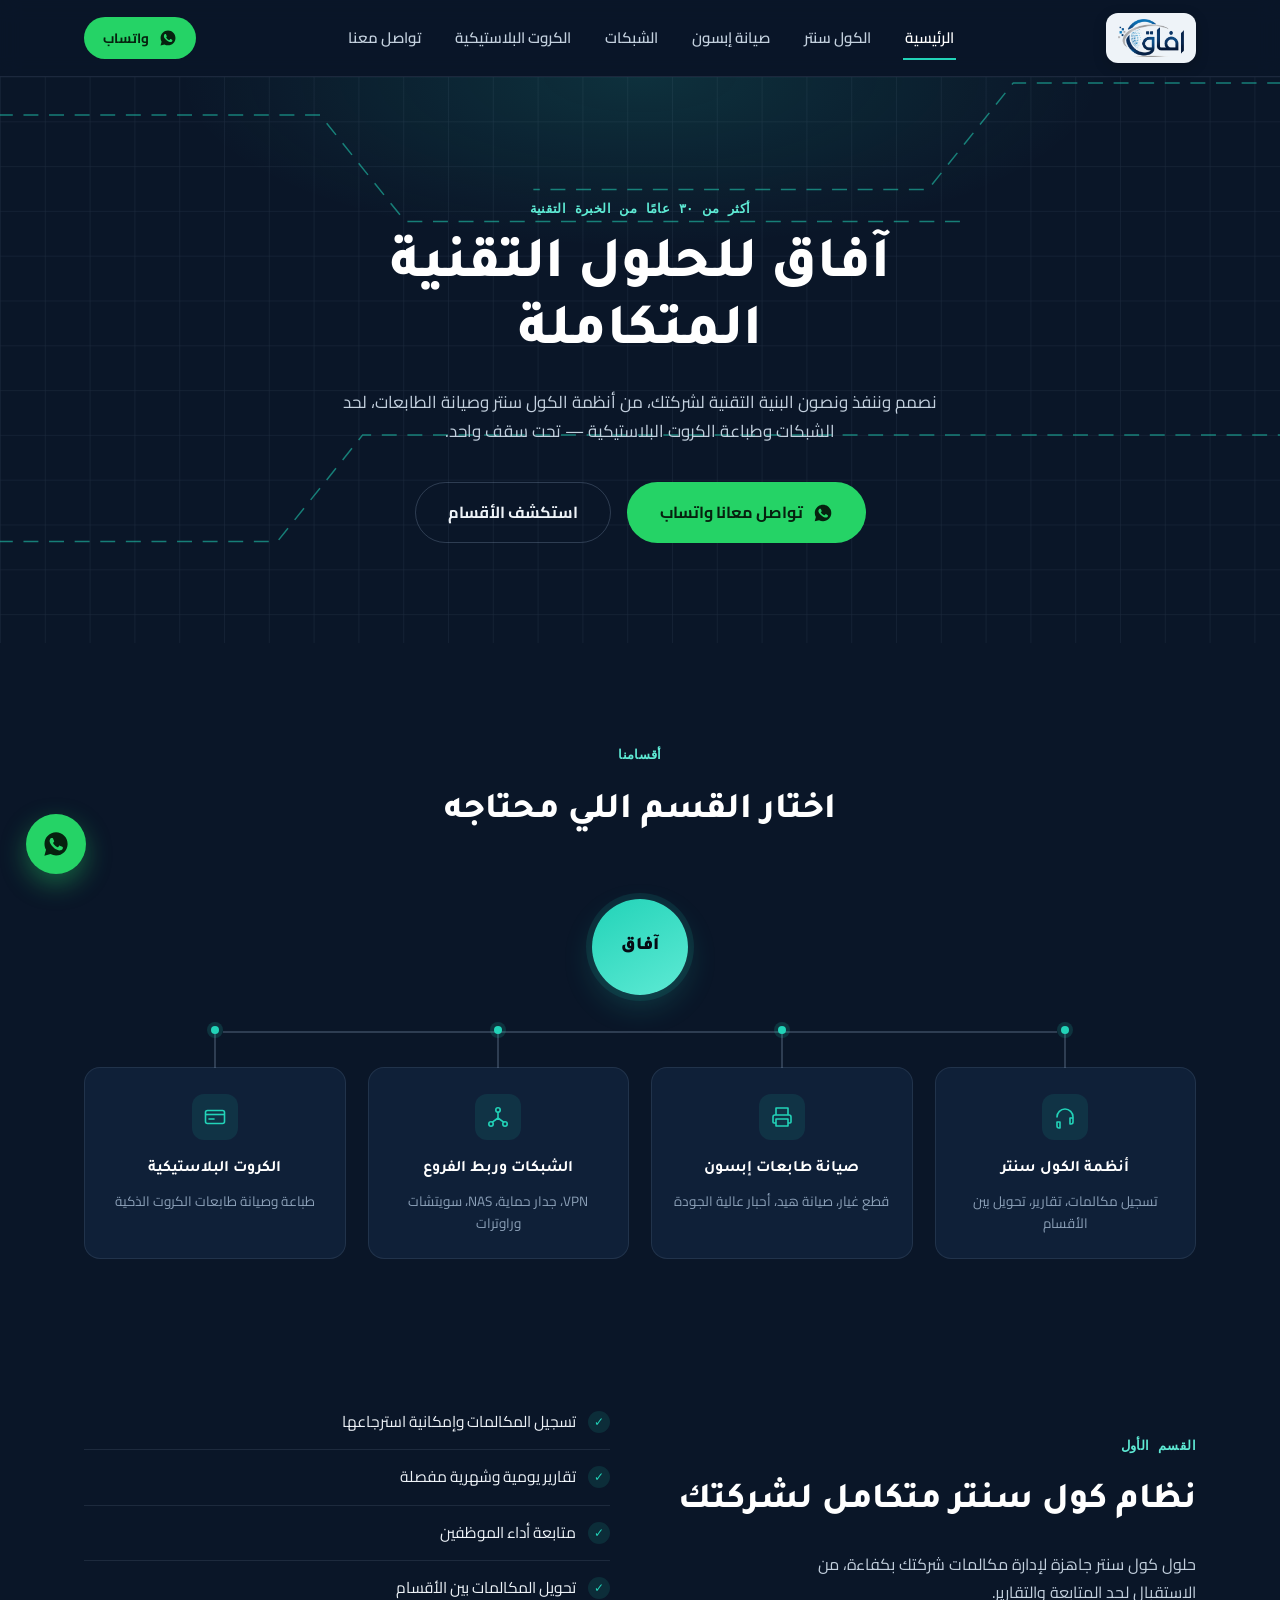
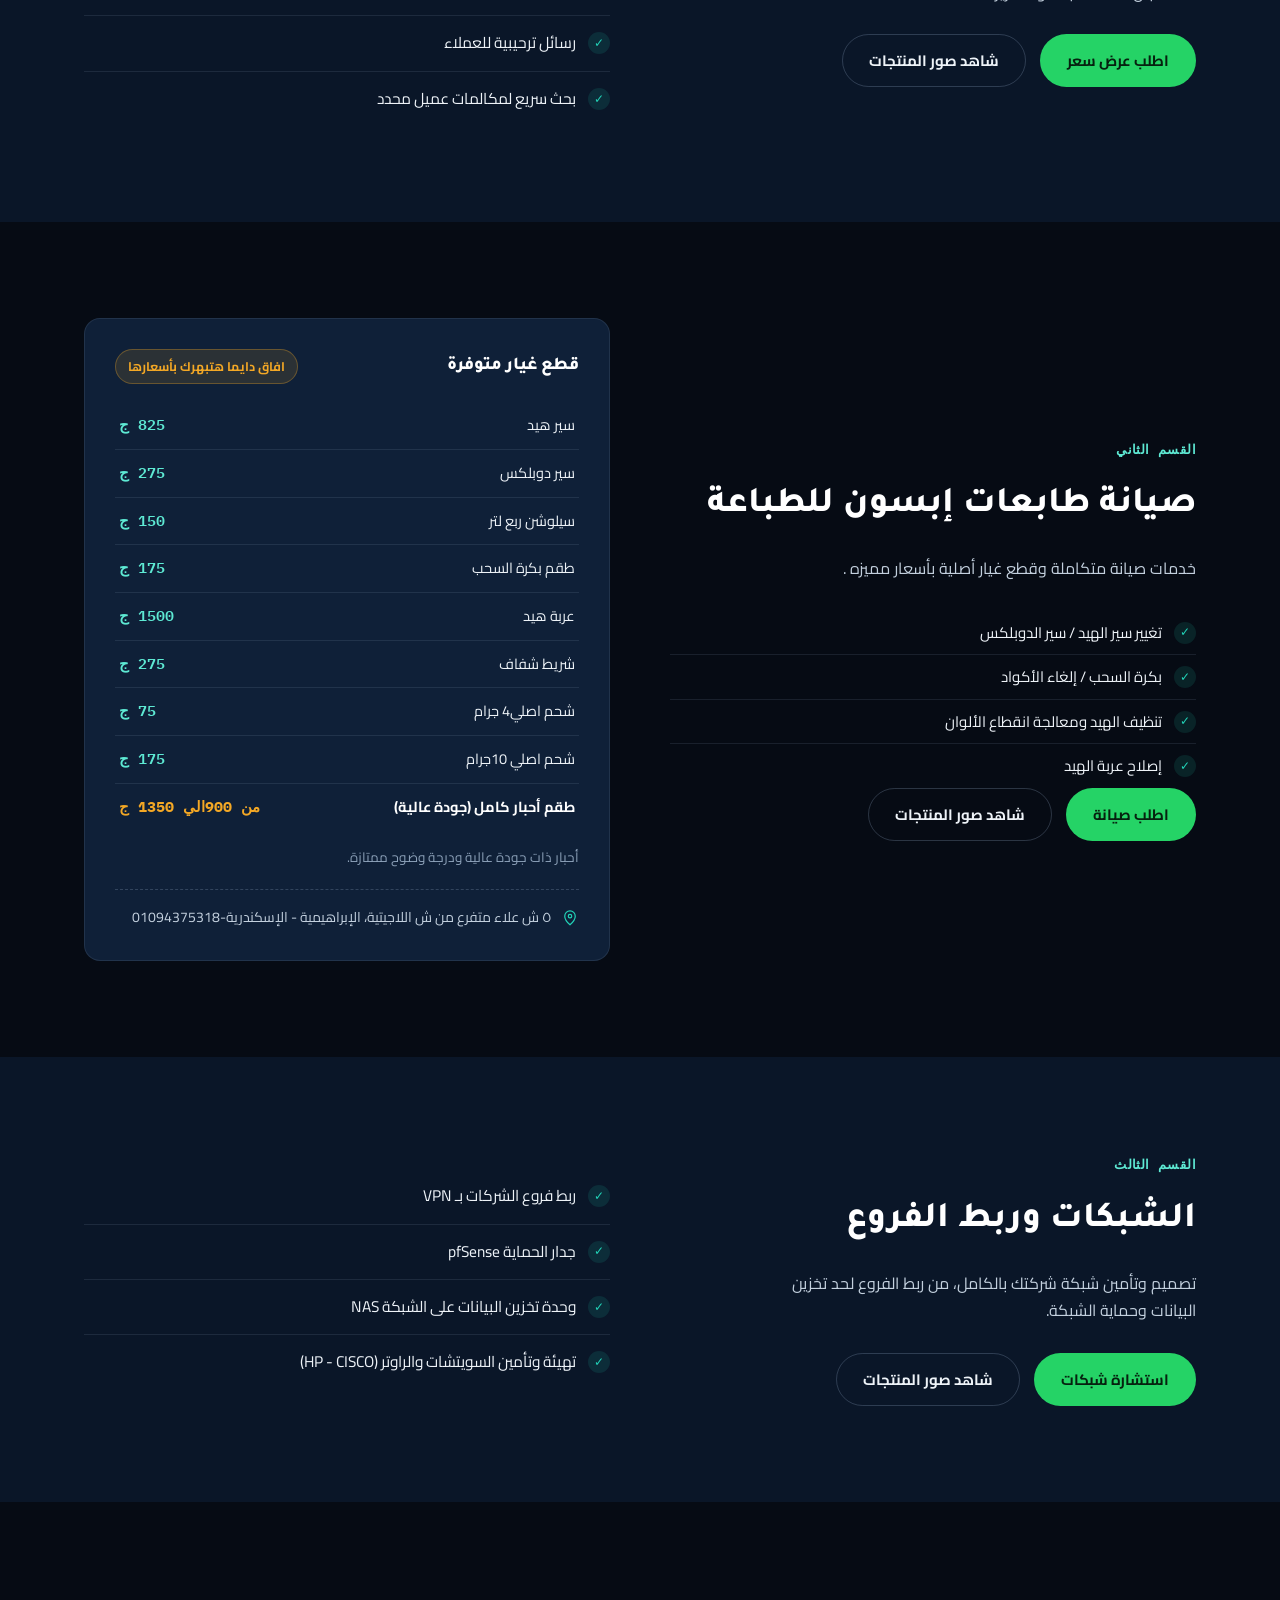
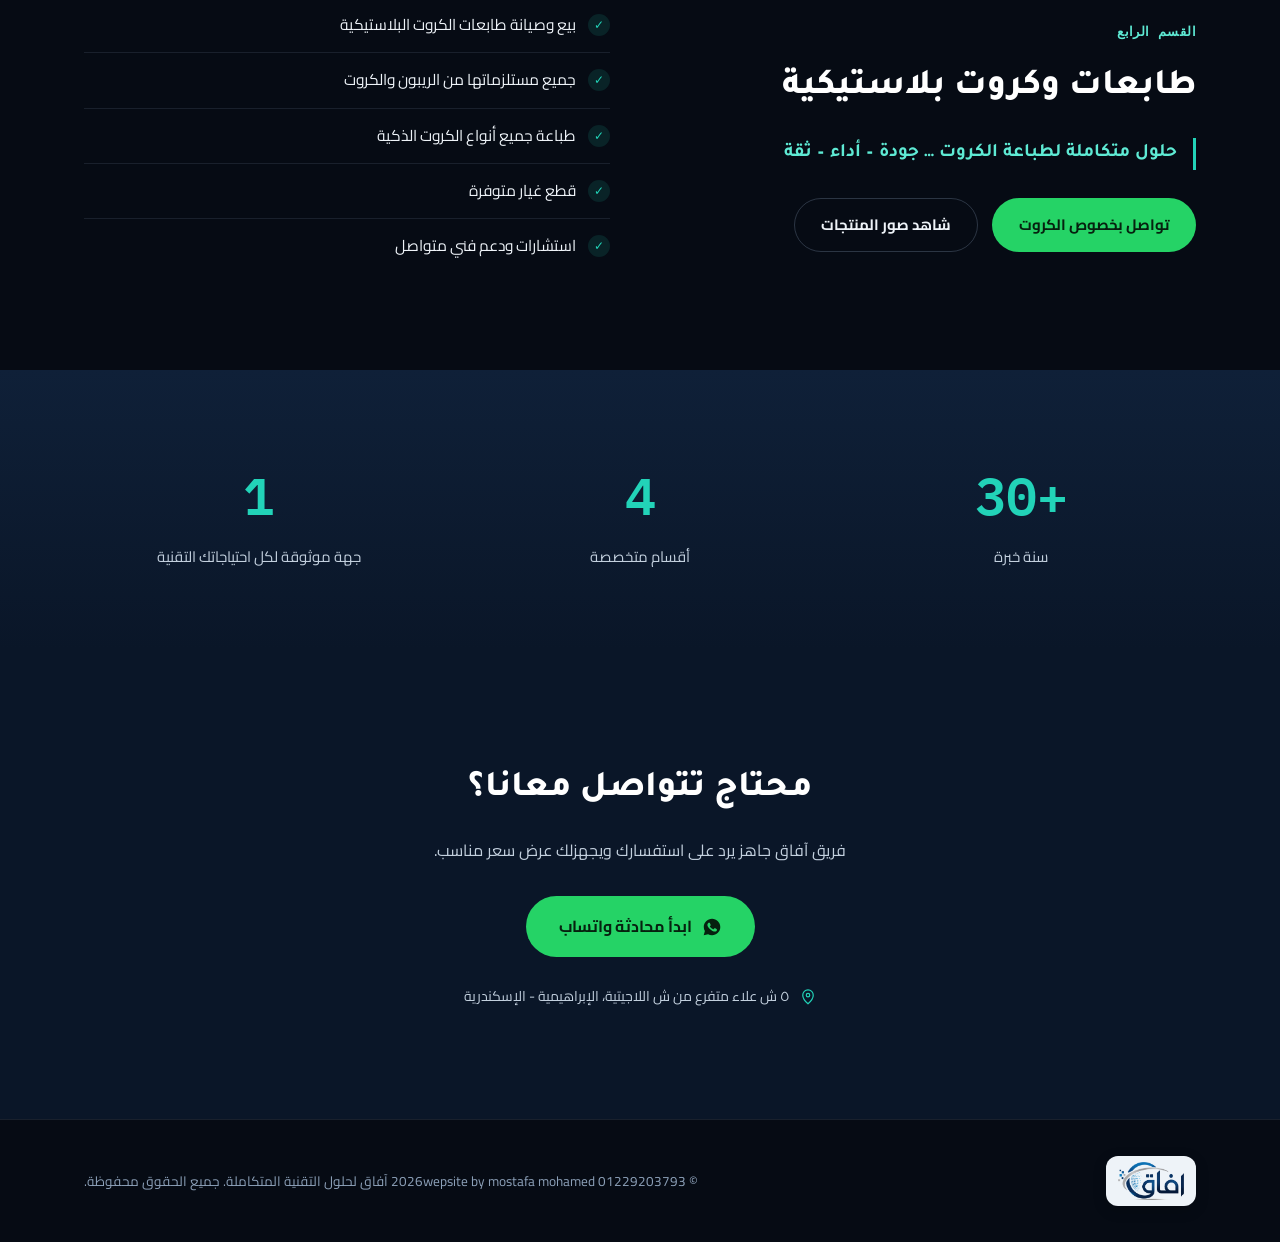
<file: index.html>
<!DOCTYPE html>
<html lang="ar" dir="rtl">
<head>
<meta charset="UTF-8">
<meta name="viewport" content="width=device-width, initial-scale=1.0">
<title>آفاق للحلول التقنية المتكاملة | كول سنتر - صيانة إبسون - شبكات - كروت بلاستيكية</title>
<meta name="description" content="آفاق - أكثر من 30 عامًا من الخبرة في أنظمة الكول سنتر، صيانة طابعات إبسون، الشبكات وربط الفروع، وطابعات الكروت البلاستيكية. الإسكندرية.">
<link rel="preconnect" href="https://fonts.googleapis.com">
<link rel="preconnect" href="https://fonts.gstatic.com" crossorigin>
<link href="https://fonts.googleapis.com/css2?family=Tajawal:wght@500;700;800;900&family=Cairo:wght@400;500;600;700&family=IBM+Plex+Mono:wght@500;600&display=swap" rel="stylesheet">
<link rel="stylesheet" href="style.css">
</head>
<body>

<!-- ============ الشريط العلوي ============ -->
<header class="site-header" id="siteHeader">
  <div class="container header-inner">
    <a href="index.html#top" class="brand">
      <span class="brand-chip">
        <img src="afaq-logo.png" alt="آفاق لتكنولوجيا المعلومات" class="brand-logo">
      </span>
    </a>

    <nav class="main-nav" id="mainNav">
      <ul>
        <li><a href="index.html#top" class="nav-link">الرئيسية</a></li>
        <li><a href="index.html#callcenter" class="nav-link">الكول سنتر</a></li>
        <li><a href="index.html#epson" class="nav-link">صيانة إبسون</a></li>
        <li><a href="index.html#networks" class="nav-link">الشبكات</a></li>
        <li><a href="index.html#cards" class="nav-link">الكروت البلاستيكية</a></li>
        <li><a href="index.html#contact" class="nav-link">تواصل معنا</a></li>
      </ul>
    </nav>

    <div class="header-actions">
      <a class="btn btn-whatsapp btn-sm" href="https://wa.me/201094375318" target="_blank" rel="noopener">
        <svg viewBox="0 0 24 24" width="18" height="18" fill="currentColor"><path d="M12.04 2C6.58 2 2.13 6.45 2.13 11.91c0 1.75.46 3.45 1.32 4.95L2.05 22l5.25-1.38a9.9 9.9 0 0 0 4.74 1.2h.01c5.46 0 9.91-4.45 9.91-9.91C21.96 6.45 17.5 2 12.04 2Zm5.8 14.06c-.24.68-1.4 1.3-1.93 1.38-.5.08-1.11.11-1.79-.11-.41-.13-.94-.3-1.61-.6-2.84-1.23-4.69-4.1-4.83-4.29-.14-.19-1.16-1.54-1.16-2.94 0-1.4.74-2.09 1-2.38.26-.29.57-.36.76-.36.19 0 .38 0 .55.01.18.01.41-.07.64.49.24.57.81 1.98.88 2.12.07.14.12.31.02.5-.09.19-.14.31-.28.48-.14.17-.29.37-.42.5-.14.14-.28.29-.12.57.16.28.71 1.17 1.52 1.9 1.05.94 1.93 1.23 2.21 1.37.28.14.44.12.6-.07.16-.19.68-.79.87-1.06.19-.28.38-.23.63-.14.26.09 1.65.78 1.93.92.28.14.47.21.54.33.07.12.07.68-.17 1.36Z"/></svg>
        <span>واتساب</span>
      </a>
      <button class="nav-toggle" id="navToggle" aria-label="فتح القائمة" aria-expanded="false">
        <span></span><span></span><span></span>
      </button>
    </div>
  </div>
</header>

<main>

  <!-- ============ الهيرو ============ -->
  <section class="hero" id="top">
    <div class="hero-bg" aria-hidden="true">
      <svg viewBox="0 0 1200 700" preserveAspectRatio="xMidYMid slice">
        <defs>
          <pattern id="grid" width="42" height="42" patternUnits="userSpaceOnUse">
            <path d="M 42 0 L 0 0 0 42" fill="none" stroke="var(--line)" stroke-width="1"/>
          </pattern>
        </defs>
        <rect width="1200" height="700" fill="url(#grid)"/>
        <g class="pulse-lines" stroke="var(--teal-400)" stroke-width="1.4" fill="none" opacity="0.55">
          <path d="M -50 120 L 300 120 L 380 220 L 900 220" />
          <path d="M -50 520 L 260 520 L 340 420 L 1250 420" />
          <path d="M 1250 90 L 950 90 L 870 190 L 500 190" />
        </g>
      </svg>
    </div>
    <div class="container hero-inner">
      <p class="eyebrow reveal">أكثر من ٣٠ عامًا من الخبرة التقنية</p>
      <h1 class="reveal">آفاق للحلول التقنية المتكاملة</h1>
      <p class="hero-sub reveal">نصمم وننفذ ونصون البنية التقنية لشركتك، من أنظمة الكول سنتر وصيانة الطابعات، لحد الشبكات وطباعة الكروت البلاستيكية — تحت سقف واحد.</p>
      <div class="hero-cta reveal">
        <a class="btn btn-whatsapp btn-lg" href="https://wa.me/201094375318" target="_blank" rel="noopener">
          <svg viewBox="0 0 24 24" width="20" height="20" fill="currentColor"><path d="M12.04 2C6.58 2 2.13 6.45 2.13 11.91c0 1.75.46 3.45 1.32 4.95L2.05 22l5.25-1.38a9.9 9.9 0 0 0 4.74 1.2h.01c5.46 0 9.91-4.45 9.91-9.91C21.96 6.45 17.5 2 12.04 2Zm5.8 14.06c-.24.68-1.4 1.3-1.93 1.38-.5.08-1.11.11-1.79-.11-.41-.13-.94-.3-1.61-.6-2.84-1.23-4.69-4.1-4.83-4.29-.14-.19-1.16-1.54-1.16-2.94 0-1.4.74-2.09 1-2.38.26-.29.57-.36.76-.36.19 0 .38 0 .55.01.18.01.41-.07.64.49.24.57.81 1.98.88 2.12.07.14.12.31.02.5-.09.19-.14.31-.28.48-.14.17-.29.37-.42.5-.14.14-.28.29-.12.57.16.28.71 1.17 1.52 1.9 1.05.94 1.93 1.23 2.21 1.37.28.14.44.12.6-.07.16-.19.68-.79.87-1.06.19-.28.38-.23.63-.14.26.09 1.65.78 1.93.92.28.14.47.21.54.33.07.12.07.68-.17 1.36Z"/></svg>
          <span>تواصل معانا واتساب</span>
        </a>
        <a class="btn btn-outline btn-lg" href="#sections">
          <span>استكشف الأقسام</span>
        </a>
      </div>
    </div>
  </section>

  <!-- ============ اختيار الأقسام ============ -->
  <section class="hub" id="sections">
    <div class="container">
      <p class="eyebrow center reveal">أقسامنا</p>
      <h2 class="section-title center reveal">اختار القسم اللي محتاجه</h2>

      <div class="hub-diagram reveal">
        <div class="hub-core">آفاق</div>
        <div class="hub-nodes">

          <a class="node" href="#callcenter">
            <span class="node-icon" aria-hidden="true">
              <svg viewBox="0 0 24 24" fill="none"><path d="M4 12a8 8 0 0 1 16 0v5a2 2 0 0 1-2 2h-1v-6h3M4 17h3v6H6a2 2 0 0 1-2-2v-4Z" stroke="currentColor" stroke-width="1.6" stroke-linecap="round" stroke-linejoin="round"/></svg>
            </span>
            <span class="node-title">أنظمة الكول سنتر</span>
            <span class="node-teaser">تسجيل مكالمات، تقارير، تحويل بين الأقسام</span>
          </a>

          <a class="node" href="#epson">
            <span class="node-icon" aria-hidden="true">
              <svg viewBox="0 0 24 24" fill="none"><path d="M6 9V3h12v6M6 18H4a1 1 0 0 1-1-1v-5a2 2 0 0 1 2-2h14a2 2 0 0 1 2 2v5a1 1 0 0 1-1 1h-2M6 14h12v7H6v-7Z" stroke="currentColor" stroke-width="1.6" stroke-linecap="round" stroke-linejoin="round"/></svg>
            </span>
            <span class="node-title">صيانة طابعات إبسون</span>
            <span class="node-teaser">قطع غيار، صيانة هيد، أحبار عالية الجودة</span>
          </a>

          <a class="node" href="#networks">
            <span class="node-icon" aria-hidden="true">
              <svg viewBox="0 0 24 24" fill="none"><circle cx="12" cy="5" r="2.2" stroke="currentColor" stroke-width="1.6"/><circle cx="5" cy="19" r="2.2" stroke="currentColor" stroke-width="1.6"/><circle cx="19" cy="19" r="2.2" stroke="currentColor" stroke-width="1.6"/><path d="M12 7.2V13M12 13 6.4 17.2M12 13l5.6 4.2" stroke="currentColor" stroke-width="1.6" stroke-linecap="round"/></svg>
            </span>
            <span class="node-title">الشبكات وربط الفروع</span>
            <span class="node-teaser">VPN، جدار حماية، NAS، سويتشات وراوترات</span>
          </a>

          <a class="node" href="#cards">
            <span class="node-icon" aria-hidden="true">
              <svg viewBox="0 0 24 24" fill="none"><rect x="2.5" y="5.5" width="19" height="13" rx="2" stroke="currentColor" stroke-width="1.6"/><path d="M2.5 9.5h19" stroke="currentColor" stroke-width="1.6"/><path d="M6 14h5" stroke="currentColor" stroke-width="1.6" stroke-linecap="round"/></svg>
            </span>
            <span class="node-title">الكروت البلاستيكية</span>
            <span class="node-teaser">طباعة وصيانة طابعات الكروت الذكية</span>
          </a>

        </div>
      </div>
    </div>
  </section>

  <!-- ============ قسم الكول سنتر ============ -->
  <section class="service" id="callcenter">
    <div class="container service-grid">
      <div class="service-copy reveal">
        <p class="eyebrow">القسم الأول</p>
        <h2>نظام كول سنتر متكامل لشركتك</h2>
        <p class="service-lead">حلول كول سنتر جاهزة لإدارة مكالمات شركتك بكفاءة، من الاستقبال لحد المتابعة والتقارير.</p>
        <div class="service-actions">
          <a class="btn btn-whatsapp" href="https://wa.me/201094375318" target="_blank" rel="noopener">اطلب عرض سعر</a>
          <a class="btn btn-outline" href="gallery-callcenter.html">شاهد صور المنتجات</a>
        </div>
      </div>
      <ul class="feature-list reveal">
        <li><span class="check" aria-hidden="true">✓</span>تسجيل المكالمات وإمكانية استرجاعها</li>
        <li><span class="check" aria-hidden="true">✓</span>تقارير يومية وشهرية مفصلة</li>
        <li><span class="check" aria-hidden="true">✓</span>متابعة أداء الموظفين</li>
        <li><span class="check" aria-hidden="true">✓</span>تحويل المكالمات بين الأقسام</li>
        <li><span class="check" aria-hidden="true">✓</span>رسائل ترحيبية للعملاء</li>
        <li><span class="check" aria-hidden="true">✓</span>بحث سريع لمكالمات عميل محدد</li>
      </ul>
    </div>
  </section>

  <!-- ============ قسم إبسون ============ -->
  <section class="service alt" id="epson">
    <div class="container">
      <div class="service-grid">
        <div class="service-copy reveal">
          <p class="eyebrow">القسم الثاني</p>
          <h2>صيانة طابعات إبسون للطباعة</h2>
          <p class="service-lead">خدمات صيانة متكاملة وقطع غيار أصلية بأسعار مميزه .</p>
          <ul class="feature-list plain">
            <li><span class="check" aria-hidden="true">✓</span>تغيير سير الهيد / سير الدوبلكس</li>
            <li><span class="check" aria-hidden="true">✓</span>بكرة السحب / إلغاء الأكواد</li>
            <li><span class="check" aria-hidden="true">✓</span>تنظيف الهيد ومعالجة انقطاع الألوان</li>
            <li><span class="check" aria-hidden="true">✓</span>إصلاح عربة الهيد</li>
          </ul>
          <div class="service-actions">
            <a class="btn btn-whatsapp" href="https://wa.me/201094375318" target="_blank" rel="noopener">اطلب صيانة</a>
            <a class="btn btn-outline" href="gallery-epson.html">شاهد صور المنتجات</a>
          </div>
        </div>

        <div class="price-card reveal">
          <div class="price-card-head">
            <h3>قطع غيار متوفرة</h3>
            <span class="badge"> افاق دايما هتبهرك بأسعارها</span>
          </div>
          <table class="price-table">
            <tbody>
              <tr><td>سير هيد</td><td class="mono">825 ج</td></tr>
              <tr><td>سير دوبلكس</td><td class="mono">275 ج</td></tr>
              <tr><td>سيلوشن ربع لتر</td><td class="mono">150 ج</td></tr>
              <tr><td>طقم بكرة السحب</td><td class="mono">175 ج</td></tr>
              <tr><td>عربة هيد</td><td class="mono">1500 ج</td></tr>
              <tr><td>شريط شفاف</td><td class="mono">275 ج</td></tr>
              <tr><td>شحم اصلي4 جرام </td><td class="mono">75 ج</td></tr>
              <tr><td>شحم اصلي 10جرام </td><td class="mono">175 ج</td></tr>

              <tr class="highlight"><td>طقم أحبار كامل (جودة عالية)</td><td class="mono">من 900الي 1350 ج</td></tr>
            </tbody>
          </table>
          <p class="price-note">أحبار ذات جودة عالية ودرجة وضوح ممتازة.</p>
          <div class="address-line">
            <svg viewBox="0 0 24 24" width="18" height="18" fill="none" aria-hidden="true"><path d="M12 21s7-6.1 7-11.5A7 7 0 0 0 5 9.5C5 14.9 12 21 12 21Z" stroke="currentColor" stroke-width="1.6"/><circle cx="12" cy="9.5" r="2.3" stroke="currentColor" stroke-width="1.6"/></svg>
            <span>٥ ش علاء متفرع من ش اللاجيتية، الإبراهيمية - الإسكندرية-01094375318</span>
          </div>
        </div>
      </div>
    </div>
  </section>

  <!-- ============ قسم الشبكات ============ -->
  <section class="service" id="networks">
    <div class="container service-grid">
      <div class="service-copy reveal">
        <p class="eyebrow">القسم الثالث</p>
        <h2>الشبكات وربط الفروع</h2>
        <p class="service-lead">تصميم وتأمين شبكة شركتك بالكامل، من ربط الفروع لحد تخزين البيانات وحماية الشبكة.</p>
        <div class="service-actions">
          <a class="btn btn-whatsapp" href="https://wa.me/201094375318" target="_blank" rel="noopener">استشارة شبكات</a>
          <a class="btn btn-outline" href="gallery-networks.html">شاهد صور المنتجات</a>
        </div>
      </div>
      <ul class="feature-list reveal">
        <li><span class="check" aria-hidden="true">✓</span>ربط فروع الشركات بـ VPN</li>
        <li><span class="check" aria-hidden="true">✓</span>جدار الحماية pfSense</li>
        <li><span class="check" aria-hidden="true">✓</span>وحدة تخزين البيانات على الشبكة NAS</li>
        <li><span class="check" aria-hidden="true">✓</span>تهيئة وتأمين السويتشات والراوتر (HP - CISCO)</li>
      </ul>
    </div>
  </section>

  <!-- ============ قسم الكروت البلاستيكية ============ -->
  <section class="service alt" id="cards">
    <div class="container service-grid">
      <div class="service-copy reveal">
        <p class="eyebrow">القسم الرابع</p>
        <h2>طابعات وكروت بلاستيكية</h2>
        <p class="service-lead-quote">حلول متكاملة لطباعة الكروت … جودة – أداء – ثقة</p>
        <div class="service-actions">
          <a class="btn btn-whatsapp" href="https://wa.me/201094375318" target="_blank" rel="noopener">تواصل بخصوص الكروت</a>
          <a class="btn btn-outline" href="gallery-cards.html">شاهد صور المنتجات</a>
        </div>
      </div>
      <ul class="feature-list reveal">
        <li><span class="check" aria-hidden="true">✓</span>بيع وصيانة طابعات الكروت البلاستيكية</li>
        <li><span class="check" aria-hidden="true">✓</span>جميع مستلزماتها من الريبون والكروت</li>
        <li><span class="check" aria-hidden="true">✓</span>طباعة جميع أنواع الكروت الذكية</li>
        <li><span class="check" aria-hidden="true">✓</span>قطع غيار متوفرة</li>
        <li><span class="check" aria-hidden="true">✓</span>استشارات ودعم فني متواصل</li>
      </ul>
    </div>
  </section>

  <!-- ============ من نحن ============ -->
  <section class="about">
    <div class="container about-grid">
      <div class="stat reveal">
        <span class="stat-num">+30</span>
        <span class="stat-label">سنة خبرة</span>
      </div>
      <div class="stat reveal">
        <span class="stat-num">4</span>
        <span class="stat-label">أقسام متخصصة</span>
      </div>
      <div class="stat reveal">
        <span class="stat-num">1</span>
        <span class="stat-label">جهة موثوقة لكل احتياجاتك التقنية</span>
      </div>
    </div>
  </section>

  <!-- ============ تواصل معنا ============ -->
  <section class="contact" id="contact">
    <div class="container contact-inner reveal">
      <h2>محتاج تتواصل معانا؟</h2>
      <p>فريق آفاق جاهز يرد على استفسارك ويجهزلك عرض سعر مناسب.</p>
      <a class="btn btn-whatsapp btn-lg" href="https://wa.me/201094375318" target="_blank" rel="noopener">
        <svg viewBox="0 0 24 24" width="20" height="20" fill="currentColor"><path d="M12.04 2C6.58 2 2.13 6.45 2.13 11.91c0 1.75.46 3.45 1.32 4.95L2.05 22l5.25-1.38a9.9 9.9 0 0 0 4.74 1.2h.01c5.46 0 9.91-4.45 9.91-9.91C21.96 6.45 17.5 2 12.04 2Zm5.8 14.06c-.24.68-1.4 1.3-1.93 1.38-.5.08-1.11.11-1.79-.11-.41-.13-.94-.3-1.61-.6-2.84-1.23-4.69-4.1-4.83-4.29-.14-.19-1.16-1.54-1.16-2.94 0-1.4.74-2.09 1-2.38.26-.29.57-.36.76-.36.19 0 .38 0 .55.01.18.01.41-.07.64.49.24.57.81 1.98.88 2.12.07.14.12.31.02.5-.09.19-.14.31-.28.48-.14.17-.29.37-.42.5-.14.14-.28.29-.12.57.16.28.71 1.17 1.52 1.9 1.05.94 1.93 1.23 2.21 1.37.28.14.44.12.6-.07.16-.19.68-.79.87-1.06.19-.28.38-.23.63-.14.26.09 1.65.78 1.93.92.28.14.47.21.54.33.07.12.07.68-.17 1.36Z"/></svg>
        <span>ابدأ محادثة واتساب</span>
      </a>
      <div class="address-line center">
        <svg viewBox="0 0 24 24" width="18" height="18" fill="none" aria-hidden="true"><path d="M12 21s7-6.1 7-11.5A7 7 0 0 0 5 9.5C5 14.9 12 21 12 21Z" stroke="currentColor" stroke-width="1.6"/><circle cx="12" cy="9.5" r="2.3" stroke="currentColor" stroke-width="1.6"/></svg>
        <span>٥ ش علاء متفرع من ش اللاجيتية، الإبراهيمية - الإسكندرية</span>
      </div>
    </div>
  </section>

</main>

<a class="whatsapp-float" href="https://wa.me/201094375318" target="_blank" rel="noopener" aria-label="تواصل واتساب">
  <svg viewBox="0 0 24 24" width="28" height="28" fill="currentColor"><path d="M12.04 2C6.58 2 2.13 6.45 2.13 11.91c0 1.75.46 3.45 1.32 4.95L2.05 22l5.25-1.38a9.9 9.9 0 0 0 4.74 1.2h.01c5.46 0 9.91-4.45 9.91-9.91C21.96 6.45 17.5 2 12.04 2Zm5.8 14.06c-.24.68-1.4 1.3-1.93 1.38-.5.08-1.11.11-1.79-.11-.41-.13-.94-.3-1.61-.6-2.84-1.23-4.69-4.1-4.83-4.29-.14-.19-1.16-1.54-1.16-2.94 0-1.4.74-2.09 1-2.38.26-.29.57-.36.76-.36.19 0 .38 0 .55.01.18.01.41-.07.64.49.24.57.81 1.98.88 2.12.07.14.12.31.02.5-.09.19-.14.31-.28.48-.14.17-.29.37-.42.5-.14.14-.28.29-.12.57.16.28.71 1.17 1.52 1.9 1.05.94 1.93 1.23 2.21 1.37.28.14.44.12.6-.07.16-.19.68-.79.87-1.06.19-.28.38-.23.63-.14.26.09 1.65.78 1.93.92.28.14.47.21.54.33.07.12.07.68-.17 1.36Z"/></svg>
</a>

<footer class="site-footer">
  <div class="container footer-inner">
    <a href="index.html#top" class="brand footer-brand">
      <span class="brand-chip">
        <img src="afaq-logo.png" alt="آفاق لتكنولوجيا المعلومات" class="brand-logo">
      </span>
    </a>
    <p class="footer-note">© <span id="year"></span>wepsite by   mostafa mohamed   01229203793 آفاق لحلول التقنية المتكاملة. جميع الحقوق محفوظة.</p>
  </div>
</footer>

<script src="script.js"></script>
</body>
</html>
</file>
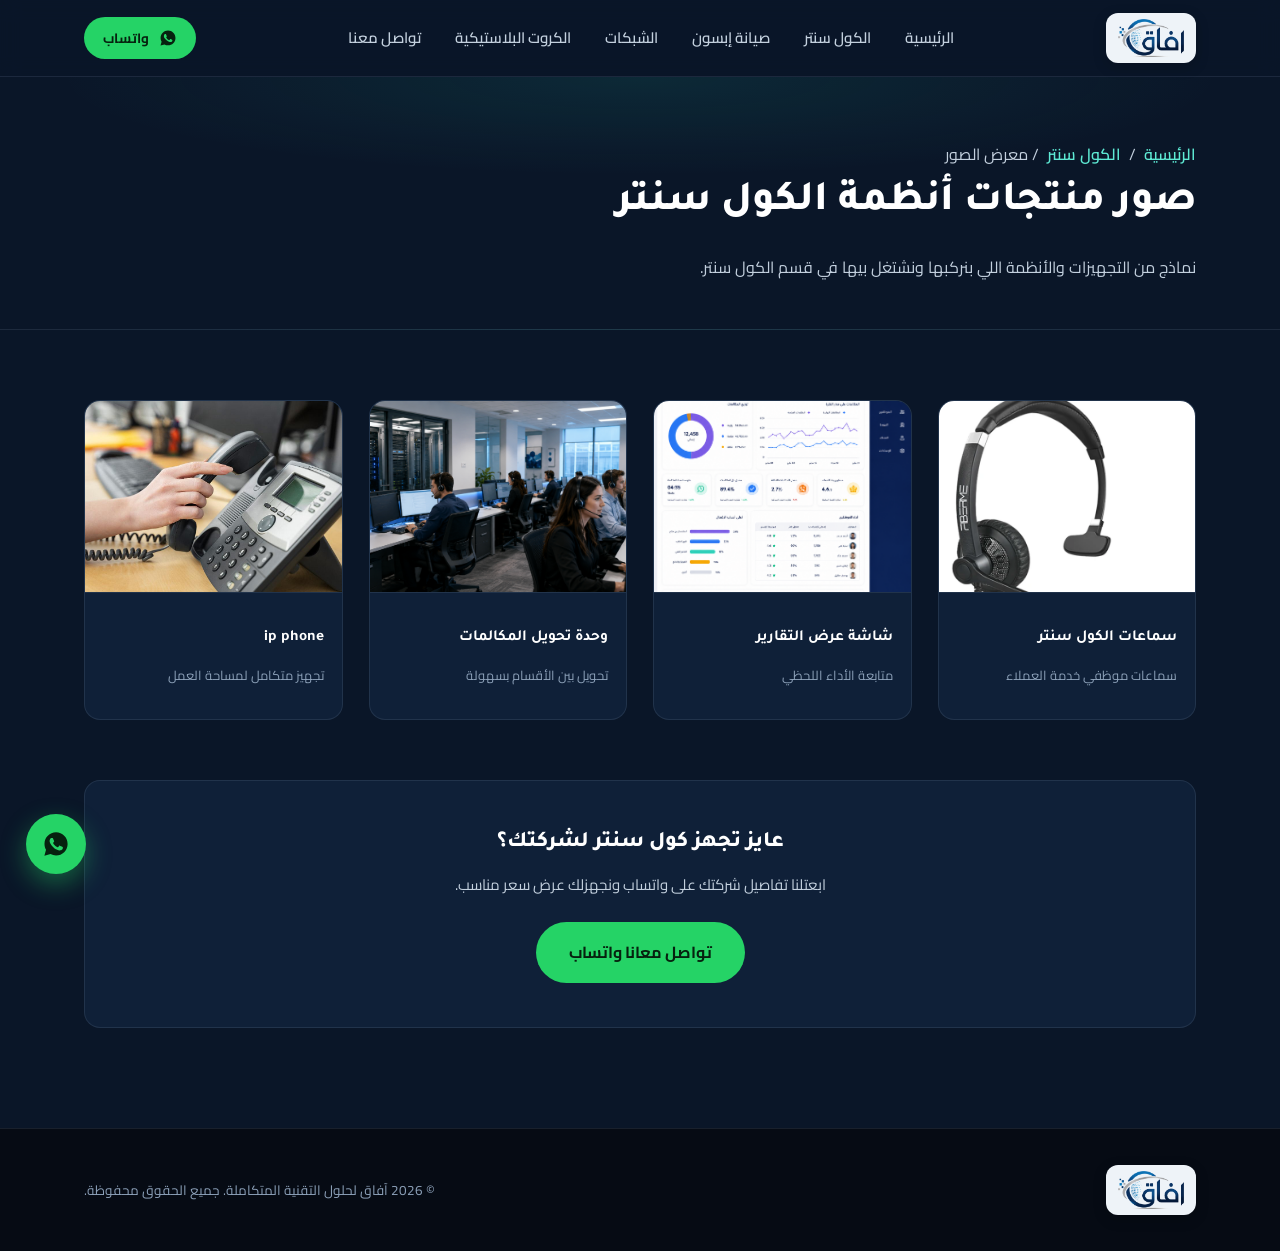
<file: gallery-callcenter.html>
<!DOCTYPE html>
<html lang="ar" dir="rtl">
<head>
<meta charset="UTF-8">
<meta name="viewport" content="width=device-width, initial-scale=1.0">
<title>صور منتجات الكول سنتر | آفاق</title>
<link rel="preconnect" href="https://fonts.googleapis.com">
<link rel="preconnect" href="https://fonts.gstatic.com" crossorigin>
<link href="https://fonts.googleapis.com/css2?family=Tajawal:wght@500;700;800;900&family=Cairo:wght@400;500;600;700&family=IBM+Plex+Mono:wght@500;600&display=swap" rel="stylesheet">
<link rel="stylesheet" href="style.css">
</head>
<body>

<header class="site-header">
  <div class="container header-inner">
    <a href="index.html#top" class="brand">
      <span class="brand-chip">
        <img src="afaq-logo.png" alt="آفاق لتكنولوجيا المعلومات" class="brand-logo">
      </span>
    </a>
    <nav class="main-nav" id="mainNav">
      <ul>
        <li><a href="index.html#top" class="nav-link">الرئيسية</a></li>
        <li><a href="index.html#callcenter" class="nav-link">الكول سنتر</a></li>
        <li><a href="index.html#epson" class="nav-link">صيانة إبسون</a></li>
        <li><a href="index.html#networks" class="nav-link">الشبكات</a></li>
        <li><a href="index.html#cards" class="nav-link">الكروت البلاستيكية</a></li>
        <li><a href="index.html#contact" class="nav-link">تواصل معنا</a></li>
      </ul>
    </nav>
    <div class="header-actions">
      <a class="btn btn-whatsapp btn-sm" href="https://wa.me/201094375318" target="_blank" rel="noopener">
        <svg viewBox="0 0 24 24" width="18" height="18" fill="currentColor"><path d="M12.04 2C6.58 2 2.13 6.45 2.13 11.91c0 1.75.46 3.45 1.32 4.95L2.05 22l5.25-1.38a9.9 9.9 0 0 0 4.74 1.2h.01c5.46 0 9.91-4.45 9.91-9.91C21.96 6.45 17.5 2 12.04 2Zm5.8 14.06c-.24.68-1.4 1.3-1.93 1.38-.5.08-1.11.11-1.79-.11-.41-.13-.94-.3-1.61-.6-2.84-1.23-4.69-4.1-4.83-4.29-.14-.19-1.16-1.54-1.16-2.94 0-1.4.74-2.09 1-2.38.26-.29.57-.36.76-.36.19 0 .38 0 .55.01.18.01.41-.07.64.49.24.57.81 1.98.88 2.12.07.14.12.31.02.5-.09.19-.14.31-.28.48-.14.17-.29.37-.42.5-.14.14-.28.29-.12.57.16.28.71 1.17 1.52 1.9 1.05.94 1.93 1.23 2.21 1.37.28.14.44.12.6-.07.16-.19.68-.79.87-1.06.19-.28.38-.23.63-.14.26.09 1.65.78 1.93.92.28.14.47.21.54.33.07.12.07.68-.17 1.36Z"/></svg>
        <span>واتساب</span>
      </a>
      <button class="nav-toggle" id="navToggle" aria-label="فتح القائمة" aria-expanded="false">
        <span></span><span></span><span></span>
      </button>
    </div>
  </div>
</header>

<main>
  <section class="page-hero">
    <div class="container">
      <p class="breadcrumb"><a href="index.html#top">الرئيسية</a> / <a href="index.html#callcenter">الكول سنتر</a> / معرض الصور</p>
      <h1>صور منتجات أنظمة الكول سنتر</h1>
      <p>نماذج من التجهيزات والأنظمة اللي بنركبها ونشتغل بيها في قسم الكول سنتر.</p>
    </div>
  </section>

  <section class="gallery">
    <div class="container">
      <div class="gallery-grid">
        <div class="gallery-card">
          <img src="./GALARY/سماعه.webp" alt="سماعات الكول سنتر">
          <div class="gallery-card-body">
            <p class="gallery-card-title">سماعات الكول سنتر</p>
            <p class="gallery-card-note">سماعات موظفي خدمة العملاء</p>
          </div>
        </div>
        <div class="gallery-card">
          <img src="./GALARY/عرض تقارير.png" alt="شاشة عرض التقارير">
          <div class="gallery-card-body">
            <p class="gallery-card-title">شاشة عرض التقارير</p>
            <p class="gallery-card-note">متابعة الأداء اللحظي</p>
          </div>
        </div>
        <div class="gallery-card">
          <img src="./GALARY/كول سنتر 3.png" alt="وحدة تحويل المكالمات">
          <div class="gallery-card-body">
            <p class="gallery-card-title">وحدة تحويل المكالمات</p>
            <p class="gallery-card-note">تحويل بين الأقسام بسهولة</p>
          </div>
        </div>
        <div class="gallery-card">
          <img src="./GALARY/IP.jpeg" alt="ip phone">
          <div class="gallery-card-body">
            <p class="gallery-card-title"> ip phone </p>
            <p class="gallery-card-note">تجهيز متكامل لمساحة العمل</p>
          </div>
        </div>
      </div>

      <div class="gallery-cta">
        <h3>عايز تجهز كول سنتر لشركتك؟</h3>
        <p>ابعتلنا تفاصيل شركتك على واتساب ونجهزلك عرض سعر مناسب.</p>
        <a class="btn btn-whatsapp btn-lg" href="https://wa.me/201094375318" target="_blank" rel="noopener">تواصل معانا واتساب</a>
      </div>
    </div>
  </section>
</main>

<a class="whatsapp-float" href="https://wa.me/201094375318" target="_blank" rel="noopener" aria-label="تواصل واتساب">
  <svg viewBox="0 0 24 24" width="28" height="28" fill="currentColor"><path d="M12.04 2C6.58 2 2.13 6.45 2.13 11.91c0 1.75.46 3.45 1.32 4.95L2.05 22l5.25-1.38a9.9 9.9 0 0 0 4.74 1.2h.01c5.46 0 9.91-4.45 9.91-9.91C21.96 6.45 17.5 2 12.04 2Zm5.8 14.06c-.24.68-1.4 1.3-1.93 1.38-.5.08-1.11.11-1.79-.11-.41-.13-.94-.3-1.61-.6-2.84-1.23-4.69-4.1-4.83-4.29-.14-.19-1.16-1.54-1.16-2.94 0-1.4.74-2.09 1-2.38.26-.29.57-.36.76-.36.19 0 .38 0 .55.01.18.01.41-.07.64.49.24.57.81 1.98.88 2.12.07.14.12.31.02.5-.09.19-.14.31-.28.48-.14.17-.29.37-.42.5-.14.14-.28.29-.12.57.16.28.71 1.17 1.52 1.9 1.05.94 1.93 1.23 2.21 1.37.28.14.44.12.6-.07.16-.19.68-.79.87-1.06.19-.28.38-.23.63-.14.26.09 1.65.78 1.93.92.28.14.47.21.54.33.07.12.07.68-.17 1.36Z"/></svg>
</a>

<footer class="site-footer">
  <div class="container footer-inner">
    <a href="index.html#top" class="brand footer-brand">
      <span class="brand-chip">
        <img src="afaq-logo.png" alt="آفاق لتكنولوجيا المعلومات" class="brand-logo">
      </span>
    </a>
    <p class="footer-note">© <span id="year"></span> آفاق لحلول التقنية المتكاملة. جميع الحقوق محفوظة.</p>
  </div>
</footer>

<script src="script.js"></script>
</body>
</html>
</file>
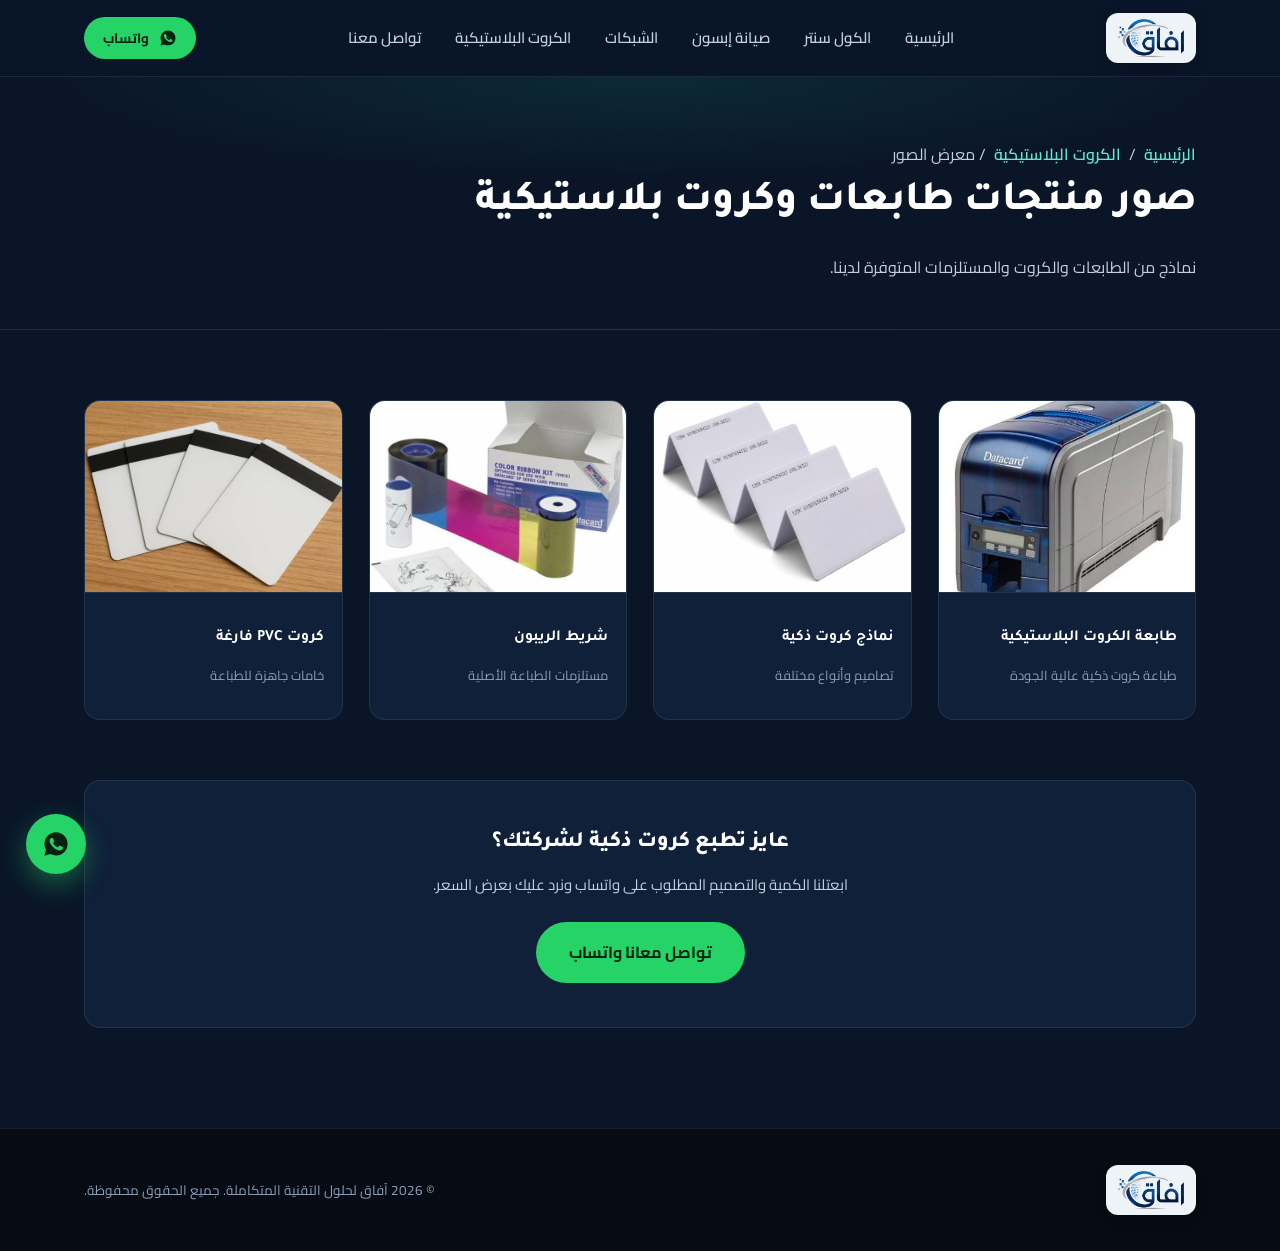
<file: gallery-cards.html>
<!DOCTYPE html>
<html lang="ar" dir="rtl">
<head>
<meta charset="UTF-8">
<meta name="viewport" content="width=device-width, initial-scale=1.0">
<title>صور منتجات الكروت البلاستيكية | آفاق</title>
<link rel="preconnect" href="https://fonts.googleapis.com">
<link rel="preconnect" href="https://fonts.gstatic.com" crossorigin>
<link href="https://fonts.googleapis.com/css2?family=Tajawal:wght@500;700;800;900&family=Cairo:wght@400;500;600;700&family=IBM+Plex+Mono:wght@500;600&display=swap" rel="stylesheet">
<link rel="stylesheet" href="style.css">
</head>
<body>

<header class="site-header">
  <div class="container header-inner">
    <a href="index.html#top" class="brand">
      <span class="brand-chip">
        <img src="afaq-logo.png" alt="آفاق لتكنولوجيا المعلومات" class="brand-logo">
      </span>
    </a>
    <nav class="main-nav" id="mainNav">
      <ul>
        <li><a href="index.html#top" class="nav-link">الرئيسية</a></li>
        <li><a href="index.html#callcenter" class="nav-link">الكول سنتر</a></li>
        <li><a href="index.html#epson" class="nav-link">صيانة إبسون</a></li>
        <li><a href="index.html#networks" class="nav-link">الشبكات</a></li>
        <li><a href="index.html#cards" class="nav-link">الكروت البلاستيكية</a></li>
        <li><a href="index.html#contact" class="nav-link">تواصل معنا</a></li>
      </ul>
    </nav>
    <div class="header-actions">
      <a class="btn btn-whatsapp btn-sm" href="https://wa.me/201094375318" target="_blank" rel="noopener">
        <svg viewBox="0 0 24 24" width="18" height="18" fill="currentColor"><path d="M12.04 2C6.58 2 2.13 6.45 2.13 11.91c0 1.75.46 3.45 1.32 4.95L2.05 22l5.25-1.38a9.9 9.9 0 0 0 4.74 1.2h.01c5.46 0 9.91-4.45 9.91-9.91C21.96 6.45 17.5 2 12.04 2Zm5.8 14.06c-.24.68-1.4 1.3-1.93 1.38-.5.08-1.11.11-1.79-.11-.41-.13-.94-.3-1.61-.6-2.84-1.23-4.69-4.1-4.83-4.29-.14-.19-1.16-1.54-1.16-2.94 0-1.4.74-2.09 1-2.38.26-.29.57-.36.76-.36.19 0 .38 0 .55.01.18.01.41-.07.64.49.24.57.81 1.98.88 2.12.07.14.12.31.02.5-.09.19-.14.31-.28.48-.14.17-.29.37-.42.5-.14.14-.28.29-.12.57.16.28.71 1.17 1.52 1.9 1.05.94 1.93 1.23 2.21 1.37.28.14.44.12.6-.07.16-.19.68-.79.87-1.06.19-.28.38-.23.63-.14.26.09 1.65.78 1.93.92.28.14.47.21.54.33.07.12.07.68-.17 1.36Z"/></svg>
        <span>واتساب</span>
      </a>
      <button class="nav-toggle" id="navToggle" aria-label="فتح القائمة" aria-expanded="false">
        <span></span><span></span><span></span>
      </button>
    </div>
  </div>
</header>

<main>
  <section class="page-hero">
    <div class="container">
      <p class="breadcrumb"><a href="index.html#top">الرئيسية</a> / <a href="index.html#cards">الكروت البلاستيكية</a> / معرض الصور</p>
      <h1>صور منتجات طابعات وكروت بلاستيكية</h1>
      <p>نماذج من الطابعات والكروت والمستلزمات المتوفرة لدينا.</p>
    </div>
  </section>

  <section class="gallery">
    <div class="container">
      <div class="gallery-grid">
        <div class="gallery-card">
          <img src="./GALARY/طابعات الكروت Datacard.jpg.jpeg" alt="طابعة الكروت البلاستيكية">
          <div class="gallery-card-body">
            <p class="gallery-card-title">طابعة الكروت البلاستيكية</p>
            <p class="gallery-card-note">طباعة كروت ذكية عالية الجودة</p>
          </div>
        </div>
        <div class="gallery-card">
          <img src="./GALARY/زكيه.jpeg" alt="نماذج كروت ذكية">
          <div class="gallery-card-body">
            <p class="gallery-card-title">نماذج كروت ذكية</p>
            <p class="gallery-card-note">تصاميم وأنواع مختلفة</p>
          </div>
        </div>
        <div class="gallery-card">
          <img src="./GALARY/WhatsApp Image 2026-07-17 at 5.36.28 PM.jpeg" alt="شريط الريبون">
          <div class="gallery-card-body">
            <p class="gallery-card-title">شريط الريبون</p>
            <p class="gallery-card-note">مستلزمات الطباعة الأصلية</p>
          </div>
        </div>
        <div class="gallery-card">
          <img src="./GALARY/كروت فارغه.jpeg" alt="كروت PVC فارغة">
          <div class="gallery-card-body">
            <p class="gallery-card-title">كروت PVC فارغة</p>
            <p class="gallery-card-note">خامات جاهزة للطباعة</p>
          </div>
        </div>
      </div>

      <div class="gallery-cta">
        <h3>عايز تطبع كروت ذكية لشركتك؟</h3>
        <p>ابعتلنا الكمية والتصميم المطلوب على واتساب ونرد عليك بعرض السعر.</p>
        <a class="btn btn-whatsapp btn-lg" href="https://wa.me/201094375318" target="_blank" rel="noopener">تواصل معانا واتساب</a>
      </div>
    </div>
  </section>
</main>

<a class="whatsapp-float" href="https://wa.me/201094375318" target="_blank" rel="noopener" aria-label="تواصل واتساب">
  <svg viewBox="0 0 24 24" width="28" height="28" fill="currentColor"><path d="M12.04 2C6.58 2 2.13 6.45 2.13 11.91c0 1.75.46 3.45 1.32 4.95L2.05 22l5.25-1.38a9.9 9.9 0 0 0 4.74 1.2h.01c5.46 0 9.91-4.45 9.91-9.91C21.96 6.45 17.5 2 12.04 2Zm5.8 14.06c-.24.68-1.4 1.3-1.93 1.38-.5.08-1.11.11-1.79-.11-.41-.13-.94-.3-1.61-.6-2.84-1.23-4.69-4.1-4.83-4.29-.14-.19-1.16-1.54-1.16-2.94 0-1.4.74-2.09 1-2.38.26-.29.57-.36.76-.36.19 0 .38 0 .55.01.18.01.41-.07.64.49.24.57.81 1.98.88 2.12.07.14.12.31.02.5-.09.19-.14.31-.28.48-.14.17-.29.37-.42.5-.14.14-.28.29-.12.57.16.28.71 1.17 1.52 1.9 1.05.94 1.93 1.23 2.21 1.37.28.14.44.12.6-.07.16-.19.68-.79.87-1.06.19-.28.38-.23.63-.14.26.09 1.65.78 1.93.92.28.14.47.21.54.33.07.12.07.68-.17 1.36Z"/></svg>
</a>

<footer class="site-footer">
  <div class="container footer-inner">
    <a href="index.html#top" class="brand footer-brand">
      <span class="brand-chip">
        <img src="afaq-logo.png" alt="آفاق لتكنولوجيا المعلومات" class="brand-logo">
      </span>
    </a>
    <p class="footer-note">© <span id="year"></span> آفاق لحلول التقنية المتكاملة. جميع الحقوق محفوظة.</p>
  </div>
</footer>

<script src="script.js"></script>
</body>
</html>
</file>
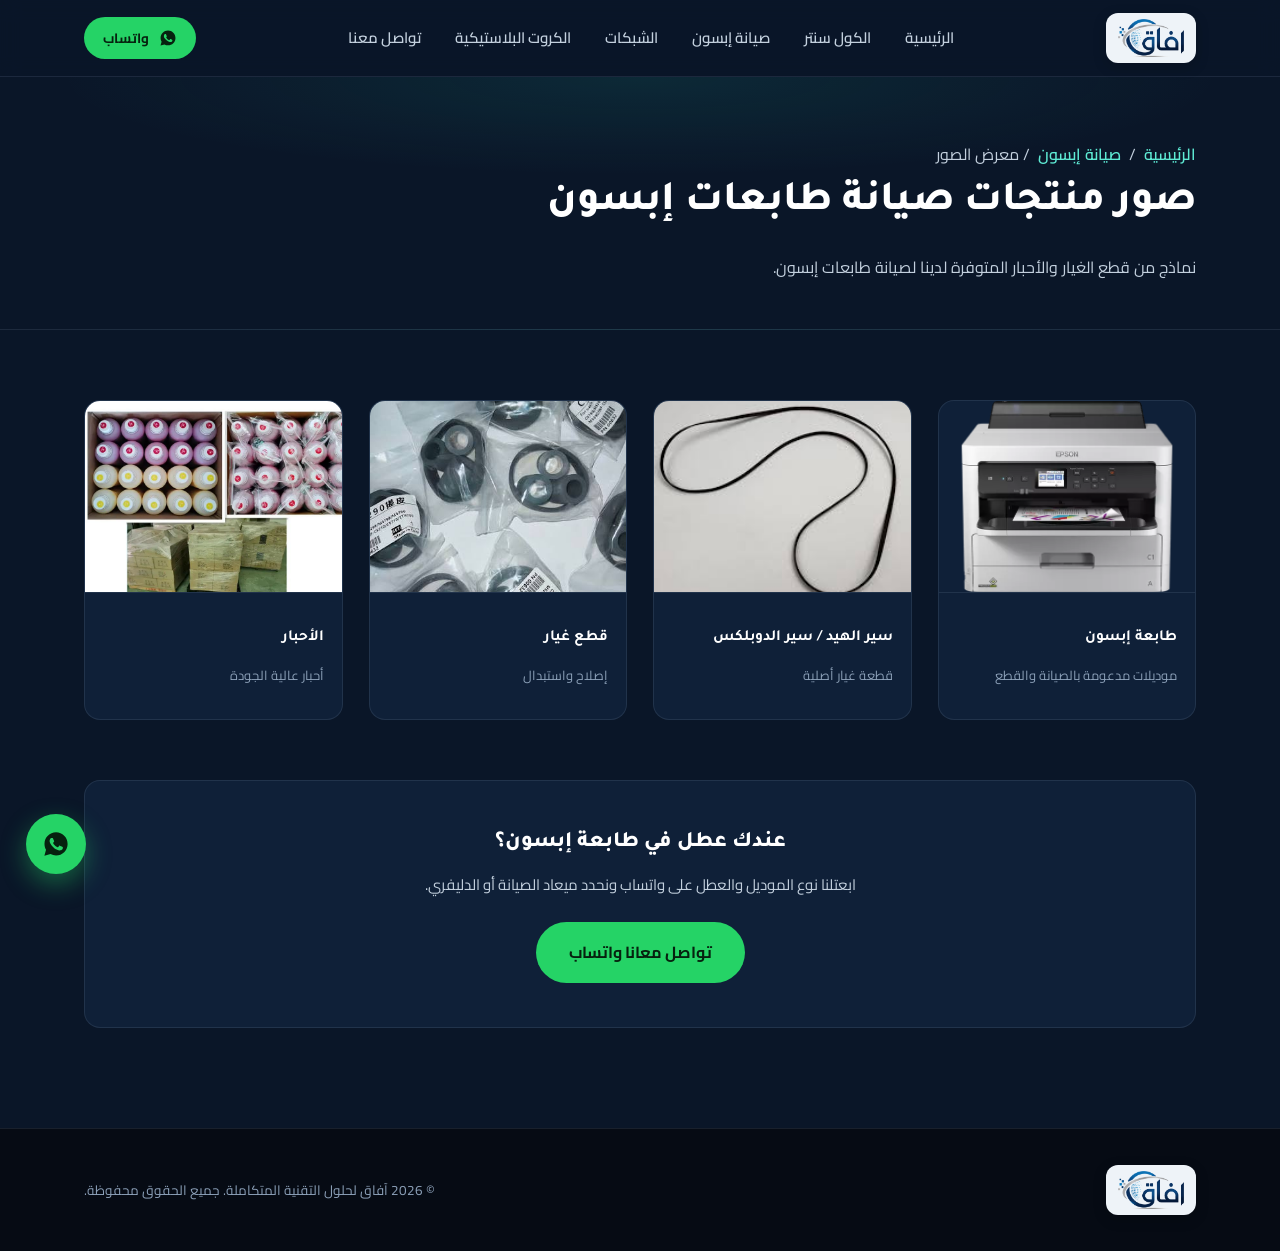
<file: gallery-epson.html>
<!DOCTYPE html>
<html lang="ar" dir="rtl">
<head>
<meta charset="UTF-8">
<meta name="viewport" content="width=device-width, initial-scale=1.0">
<title>صور منتجات صيانة إبسون | آفاق</title>
<link rel="preconnect" href="https://fonts.googleapis.com">
<link rel="preconnect" href="https://fonts.gstatic.com" crossorigin>
<link href="https://fonts.googleapis.com/css2?family=Tajawal:wght@500;700;800;900&family=Cairo:wght@400;500;600;700&family=IBM+Plex+Mono:wght@500;600&display=swap" rel="stylesheet">
<link rel="stylesheet" href="style.css">
</head>
<body>

<header class="site-header">
  <div class="container header-inner">
    <a href="index.html#top" class="brand">
      <span class="brand-chip">
        <img src="afaq-logo.png" alt="آفاق لتكنولوجيا المعلومات" class="brand-logo">
      </span>
    </a>
    <nav class="main-nav" id="mainNav">
      <ul>
        <li><a href="index.html#top" class="nav-link">الرئيسية</a></li>
        <li><a href="index.html#callcenter" class="nav-link">الكول سنتر</a></li>
        <li><a href="index.html#epson" class="nav-link">صيانة إبسون</a></li>
        <li><a href="index.html#networks" class="nav-link">الشبكات</a></li>
        <li><a href="index.html#cards" class="nav-link">الكروت البلاستيكية</a></li>
        <li><a href="index.html#contact" class="nav-link">تواصل معنا</a></li>
      </ul>
    </nav>
    <div class="header-actions">
      <a class="btn btn-whatsapp btn-sm" href="https://wa.me/201094375318" target="_blank" rel="noopener">
        <svg viewBox="0 0 24 24" width="18" height="18" fill="currentColor"><path d="M12.04 2C6.58 2 2.13 6.45 2.13 11.91c0 1.75.46 3.45 1.32 4.95L2.05 22l5.25-1.38a9.9 9.9 0 0 0 4.74 1.2h.01c5.46 0 9.91-4.45 9.91-9.91C21.96 6.45 17.5 2 12.04 2Zm5.8 14.06c-.24.68-1.4 1.3-1.93 1.38-.5.08-1.11.11-1.79-.11-.41-.13-.94-.3-1.61-.6-2.84-1.23-4.69-4.1-4.83-4.29-.14-.19-1.16-1.54-1.16-2.94 0-1.4.74-2.09 1-2.38.26-.29.57-.36.76-.36.19 0 .38 0 .55.01.18.01.41-.07.64.49.24.57.81 1.98.88 2.12.07.14.12.31.02.5-.09.19-.14.31-.28.48-.14.17-.29.37-.42.5-.14.14-.28.29-.12.57.16.28.71 1.17 1.52 1.9 1.05.94 1.93 1.23 2.21 1.37.28.14.44.12.6-.07.16-.19.68-.79.87-1.06.19-.28.38-.23.63-.14.26.09 1.65.78 1.93.92.28.14.47.21.54.33.07.12.07.68-.17 1.36Z"/></svg>
        <span>واتساب</span>
      </a>
      <button class="nav-toggle" id="navToggle" aria-label="فتح القائمة" aria-expanded="false">
        <span></span><span></span><span></span>
      </button>
    </div>
  </div>
</header>

<main>
  <section class="page-hero">
    <div class="container">
      <p class="breadcrumb"><a href="index.html#top">الرئيسية</a> / <a href="index.html#epson">صيانة إبسون</a> / معرض الصور</p>
      <h1>صور منتجات صيانة طابعات إبسون</h1>
      <p>نماذج من قطع الغيار والأحبار المتوفرة لدينا لصيانة طابعات إبسون.</p>
    </div>
  </section>

  <section class="gallery">
    <div class="container">
      <div class="gallery-grid">
        <div class="gallery-card">
          <img src="./GALARY/طابعه.webp" alt="طابعة إبسون">
          <div class="gallery-card-body">
            <p class="gallery-card-title">طابعة إبسون</p>
            <p class="gallery-card-note">موديلات مدعومة بالصيانة والقطع</p>
          </div>
        </div>
        <div class="gallery-card">
          <img src="./GALARY/هيد.jpeg" alt="سير الهيد / سير الدوبلكس">
          <div class="gallery-card-body">
            <p class="gallery-card-title">سير الهيد / سير الدوبلكس</p>
            <p class="gallery-card-note">قطعة غيار أصلية</p>
          </div>
        </div>
        <div class="gallery-card">
          <img src="./GALARY/قطع غيار.jpeg" alt="قطع غيار ">
          <div class="gallery-card-body">
            <p class="gallery-card-title">قطع غيار </p>
            <p class="gallery-card-note">إصلاح واستبدال</p>
          </div>
        </div>
        <div class="gallery-card">
          <img src="./GALARY/احبار.jpeg" alt=" الأحبار ">
          <div class="gallery-card-body">
            <p class="gallery-card-title"> الأحبار </p>
            <p class="gallery-card-note">أحبار عالية الجودة</p>
          </div>
        </div>
      </div>

      <div class="gallery-cta">
        <h3>عندك عطل في طابعة إبسون؟</h3>
        <p>ابعتلنا نوع الموديل والعطل على واتساب ونحدد ميعاد الصيانة أو الدليفري.</p>
        <a class="btn btn-whatsapp btn-lg" href="https://wa.me/201094375318" target="_blank" rel="noopener">تواصل معانا واتساب</a>
      </div>
    </div>
  </section>
</main>

<a class="whatsapp-float" href="https://wa.me/01283024758" target="_blank" rel="noopener" aria-label="تواصل واتساب">
  <svg viewBox="0 0 24 24" width="28" height="28" fill="currentColor"><path d="M12.04 2C6.58 2 2.13 6.45 2.13 11.91c0 1.75.46 3.45 1.32 4.95L2.05 22l5.25-1.38a9.9 9.9 0 0 0 4.74 1.2h.01c5.46 0 9.91-4.45 9.91-9.91C21.96 6.45 17.5 2 12.04 2Zm5.8 14.06c-.24.68-1.4 1.3-1.93 1.38-.5.08-1.11.11-1.79-.11-.41-.13-.94-.3-1.61-.6-2.84-1.23-4.69-4.1-4.83-4.29-.14-.19-1.16-1.54-1.16-2.94 0-1.4.74-2.09 1-2.38.26-.29.57-.36.76-.36.19 0 .38 0 .55.01.18.01.41-.07.64.49.24.57.81 1.98.88 2.12.07.14.12.31.02.5-.09.19-.14.31-.28.48-.14.17-.29.37-.42.5-.14.14-.28.29-.12.57.16.28.71 1.17 1.52 1.9 1.05.94 1.93 1.23 2.21 1.37.28.14.44.12.6-.07.16-.19.68-.79.87-1.06.19-.28.38-.23.63-.14.26.09 1.65.78 1.93.92.28.14.47.21.54.33.07.12.07.68-.17 1.36Z"/></svg>
</a>

<footer class="site-footer">
  <div class="container footer-inner">
    <a href="index.html#top" class="brand footer-brand">
      <span class="brand-chip">
        <img src="afaq-logo.png" alt="آفاق لتكنولوجيا المعلومات" class="brand-logo">
      </span>
    </a>
    <p class="footer-note">© <span id="year"></span> آفاق لحلول التقنية المتكاملة. جميع الحقوق محفوظة.</p>
  </div>
</footer>

<script src="script.js"></script>
</body>
</html>
</file>
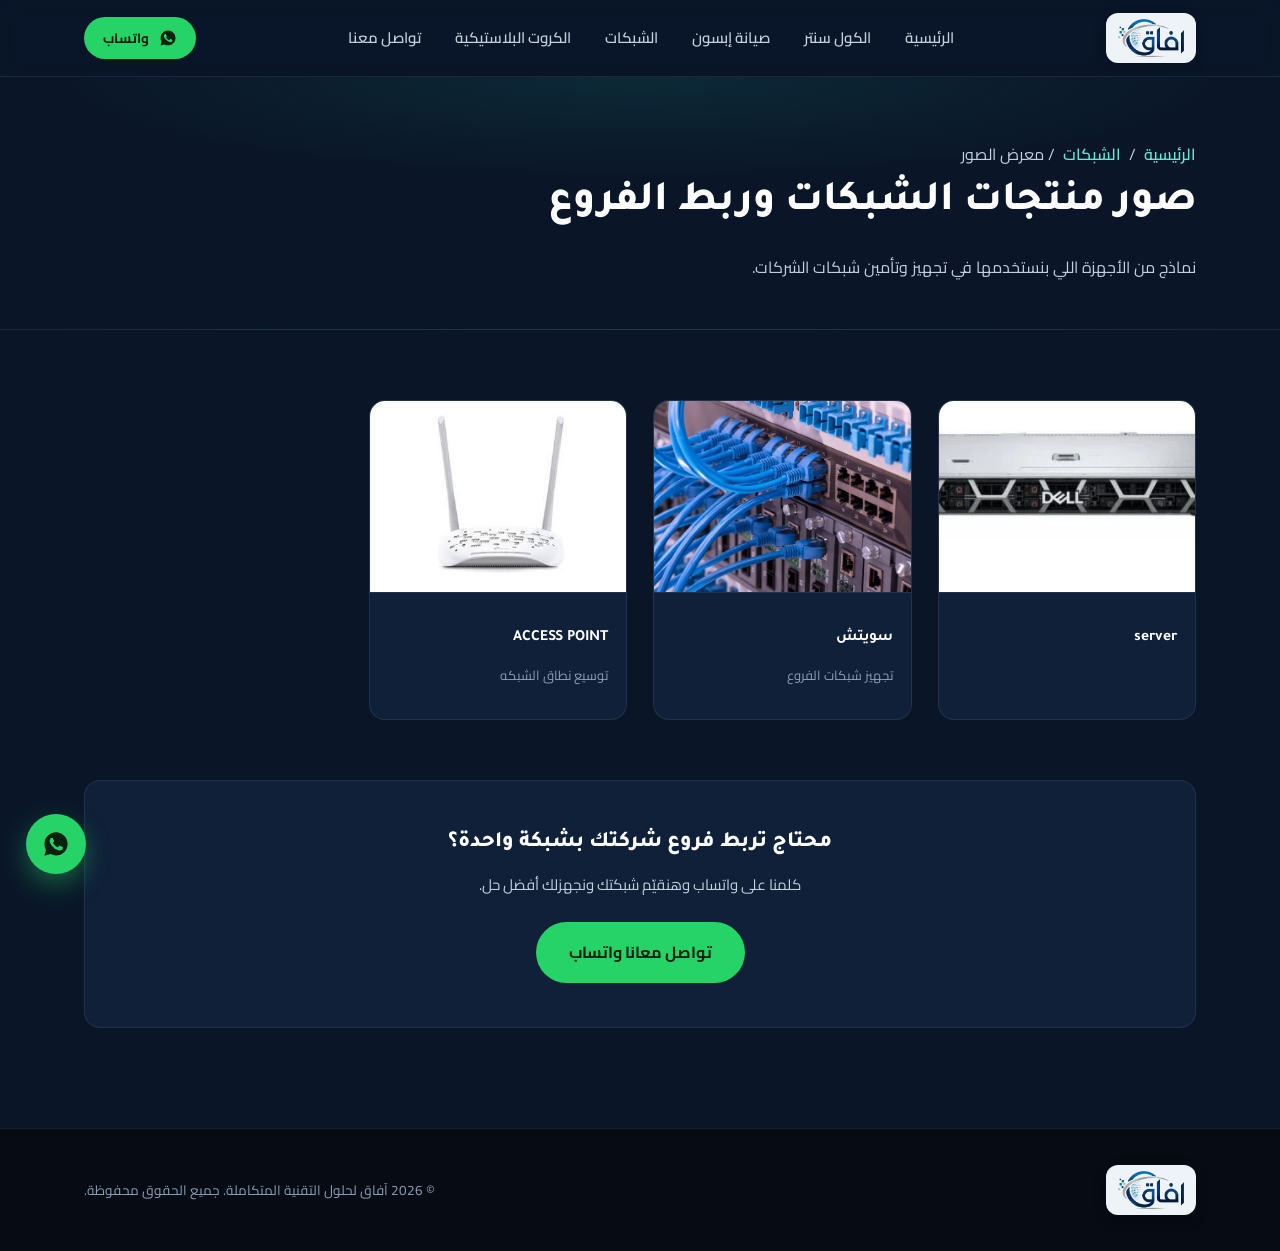
<file: gallery-networks.html>
<!DOCTYPE html>
<html lang="ar" dir="rtl">
<head>
<meta charset="UTF-8">
<meta name="viewport" content="width=device-width, initial-scale=1.0">
<title>صور منتجات الشبكات | آفاق</title>
<link rel="preconnect" href="https://fonts.googleapis.com">
<link rel="preconnect" href="https://fonts.gstatic.com" crossorigin>
<link href="https://fonts.googleapis.com/css2?family=Tajawal:wght@500;700;800;900&family=Cairo:wght@400;500;600;700&family=IBM+Plex+Mono:wght@500;600&display=swap" rel="stylesheet">
<link rel="stylesheet" href="style.css">
</head>
<body>

<header class="site-header">
  <div class="container header-inner">
    <a href="index.html#top" class="brand">
      <span class="brand-chip">
        <img src="afaq-logo.png" alt="آفاق لتكنولوجيا المعلومات" class="brand-logo">
      </span>
    </a>
    <nav class="main-nav" id="mainNav">
      <ul>
        <li><a href="index.html#top" class="nav-link">الرئيسية</a></li>
        <li><a href="index.html#callcenter" class="nav-link">الكول سنتر</a></li>
        <li><a href="index.html#epson" class="nav-link">صيانة إبسون</a></li>
        <li><a href="index.html#networks" class="nav-link">الشبكات</a></li>
        <li><a href="index.html#cards" class="nav-link">الكروت البلاستيكية</a></li>
        <li><a href="index.html#contact" class="nav-link">تواصل معنا</a></li>
      </ul>
    </nav>
    <div class="header-actions">
      <a class="btn btn-whatsapp btn-sm" href="https://wa.me/201094375318" target="_blank" rel="noopener">
        <svg viewBox="0 0 24 24" width="18" height="18" fill="currentColor"><path d="M12.04 2C6.58 2 2.13 6.45 2.13 11.91c0 1.75.46 3.45 1.32 4.95L2.05 22l5.25-1.38a9.9 9.9 0 0 0 4.74 1.2h.01c5.46 0 9.91-4.45 9.91-9.91C21.96 6.45 17.5 2 12.04 2Zm5.8 14.06c-.24.68-1.4 1.3-1.93 1.38-.5.08-1.11.11-1.79-.11-.41-.13-.94-.3-1.61-.6-2.84-1.23-4.69-4.1-4.83-4.29-.14-.19-1.16-1.54-1.16-2.94 0-1.4.74-2.09 1-2.38.26-.29.57-.36.76-.36.19 0 .38 0 .55.01.18.01.41-.07.64.49.24.57.81 1.98.88 2.12.07.14.12.31.02.5-.09.19-.14.31-.28.48-.14.17-.29.37-.42.5-.14.14-.28.29-.12.57.16.28.71 1.17 1.52 1.9 1.05.94 1.93 1.23 2.21 1.37.28.14.44.12.6-.07.16-.19.68-.79.87-1.06.19-.28.38-.23.63-.14.26.09 1.65.78 1.93.92.28.14.47.21.54.33.07.12.07.68-.17 1.36Z"/></svg>
        <span>واتساب</span>
      </a>
      <button class="nav-toggle" id="navToggle" aria-label="فتح القائمة" aria-expanded="false">
        <span></span><span></span><span></span>
      </button>
    </div>
  </div>
</header>

<main>
  <section class="page-hero">
    <div class="container">
      <p class="breadcrumb"><a href="index.html#top">الرئيسية</a> / <a href="index.html#networks">الشبكات</a> / معرض الصور</p>
      <h1>صور منتجات الشبكات وربط الفروع</h1>
      <p>نماذج من الأجهزة اللي بنستخدمها في تجهيز وتأمين شبكات الشركات.</p>
    </div>
  </section>

  <section class="gallery">
    <div class="container">
      <div class="gallery-grid">
        <div class="gallery-card">
          <img src="./GALARY/شبكات 2.webp" alt=" server">
          <div class="gallery-card-body">
            <p class="gallery-card-title">server</p>
            <p class="gallery-card-note"> </p>
          </div>
        </div>
        <div class="gallery-card">
          <img src="./GALARY/شبكات 1.jpg.jpeg" alt="سويتش ">
          <div class="gallery-card-body">
            <p class="gallery-card-title">سويتش </p>
            <p class="gallery-card-note">تجهيز شبكات الفروع</p>
          </div>
        </div>
        <div class="gallery-card">
          <img src="./GALARY/WhatsApp Image 2026-07-17 at 5.22.07 PM.jpeg" alt="ACCESS POINT  ">
          <div class="gallery-card-body">
            <p class="gallery-card-title"> ACCESS POINT</p>
            <p class="gallery-card-note">توسيع نطاق الشبكه  </p>
          </div>
        </div>
      </div>

      <div class="gallery-cta">
        <h3>محتاج تربط فروع شركتك بشبكة واحدة؟</h3>
        <p>كلمنا على واتساب وهنقيّم شبكتك ونجهزلك أفضل حل.</p>
        <a class="btn btn-whatsapp btn-lg" href="https://wa.me/201094375318" target="_blank" rel="noopener">تواصل معانا واتساب</a>
      </div>
    </div>
  </section>
</main>

<a class="whatsapp-float" href="https://wa.me/201094375318" target="_blank" rel="noopener" aria-label="تواصل واتساب">
  <svg viewBox="0 0 24 24" width="28" height="28" fill="currentColor"><path d="M12.04 2C6.58 2 2.13 6.45 2.13 11.91c0 1.75.46 3.45 1.32 4.95L2.05 22l5.25-1.38a9.9 9.9 0 0 0 4.74 1.2h.01c5.46 0 9.91-4.45 9.91-9.91C21.96 6.45 17.5 2 12.04 2Zm5.8 14.06c-.24.68-1.4 1.3-1.93 1.38-.5.08-1.11.11-1.79-.11-.41-.13-.94-.3-1.61-.6-2.84-1.23-4.69-4.1-4.83-4.29-.14-.19-1.16-1.54-1.16-2.94 0-1.4.74-2.09 1-2.38.26-.29.57-.36.76-.36.19 0 .38 0 .55.01.18.01.41-.07.64.49.24.57.81 1.98.88 2.12.07.14.12.31.02.5-.09.19-.14.31-.28.48-.14.17-.29.37-.42.5-.14.14-.28.29-.12.57.16.28.71 1.17 1.52 1.9 1.05.94 1.93 1.23 2.21 1.37.28.14.44.12.6-.07.16-.19.68-.79.87-1.06.19-.28.38-.23.63-.14.26.09 1.65.78 1.93.92.28.14.47.21.54.33.07.12.07.68-.17 1.36Z"/></svg>
</a>

<footer class="site-footer">
  <div class="container footer-inner">
    <a href="index.html#top" class="brand footer-brand">
      <span class="brand-chip">
        <img src="afaq-logo.png" alt="آفاق لتكنولوجيا المعلومات" class="brand-logo">
      </span>
    </a>
    <p class="footer-note">© <span id="year"></span> آفاق لحلول التقنية المتكاملة. جميع الحقوق محفوظة.</p>
  </div>
</footer>

<script src="script.js"></script>
</body>
</html>
</file>
<file: style.css>
/* ===========================================================
   آفاق — تصميم بهوية "شبكة موصولة": هوية بصرية مستوحاة من
   طبيعة عمل الشركة الحقيقية (شبكات، اتصالات، أجهزة دقيقة).
   =========================================================== */

:root{
  --ink-900:#060b14;
  --ink-800:#0a1628;
  --panel-800:#0f2038;
  --panel-700:#142943;
  --line:rgba(140,163,190,0.14);
  --line-strong:rgba(140,163,190,0.28);
  --teal-400:#22d3b8;
  --teal-300:#5eead4;
  --amber-400:#f4a825;
  --text-100:#eef3f8;
  --text-300:#c3d0de;
  --text-400:#8ca0b8;
  --whatsapp:#25d366;
  --whatsapp-dark:#1ebc59;

  --font-display:"Tajawal", sans-serif;
  --font-body:"Cairo", sans-serif;
  --font-mono:"IBM Plex Mono", monospace;

  --radius:16px;
  --radius-sm:10px;
  --container:1160px;
}

*,*::before,*::after{box-sizing:border-box;}
html{scroll-behavior:smooth;}
body{
  margin:0;
  background:var(--ink-800);
  color:var(--text-100);
  font-family:var(--font-body);
  line-height:1.7;
  -webkit-font-smoothing:antialiased;
}
img,svg{display:block;max-width:100%;}
a{color:inherit;text-decoration:none;}
ul{margin:0;padding:0;list-style:none;}
h1,h2,h3{font-family:var(--font-display);font-weight:800;margin:0;color:#fff;}

.container{
  max-width:var(--container);
  margin-inline:auto;
  padding-inline:24px;
}

/* ===== حركة الظهور ===== */
.reveal{
  opacity:0;
  transform:translateY(18px);
  transition:opacity .7s ease, transform .7s ease;
}
.reveal.is-visible{opacity:1;transform:translateY(0);}
@media (prefers-reduced-motion: reduce){
  .reveal{opacity:1;transform:none;transition:none;}
  html{scroll-behavior:auto;}
}

/* ===== الأزرار ===== */
.btn{
  display:inline-flex;
  align-items:center;
  gap:10px;
  padding:13px 26px;
  border-radius:999px;
  font-weight:700;
  font-size:15px;
  border:1.5px solid transparent;
  transition:transform .2s ease, box-shadow .2s ease, background .2s ease, border-color .2s ease;
  cursor:pointer;
  white-space:nowrap;
}
.btn:hover{transform:translateY(-2px);}
.btn-lg{padding:16px 32px;font-size:16px;}
.btn-sm{padding:9px 18px;font-size:13.5px;}

.btn-whatsapp{
  background:var(--whatsapp);
  color:#06210f;
}
.btn-whatsapp:hover{background:var(--whatsapp-dark);box-shadow:0 8px 24px rgba(37,211,102,.28);}

.btn-outline{
  border-color:var(--line-strong);
  color:var(--text-100);
  background:transparent;
}
.btn-outline:hover{border-color:var(--teal-400);color:var(--teal-300);}

.service-actions{
  display:flex;
  gap:14px;
  flex-wrap:wrap;
}

/* ===== الشريط العلوي ===== */
.site-header{
  position:sticky;
  top:0;
  z-index:50;
  background:rgba(10,22,40,0.85);
  backdrop-filter:blur(10px);
  border-bottom:1px solid var(--line);
}
.header-inner{
  display:flex;
  align-items:center;
  justify-content:space-between;
  height:76px;
  gap:20px;
}
.brand{
  display:flex;
  align-items:center;
  flex-shrink:0;
}

/* شريحة فاتحة تحتضن اللوجو الأصلي عشان يبان واضح على الخلفية الغامقة */
.brand-chip{
  display:flex;
  align-items:center;
  background:#eef3f8;
  border-radius:12px;
  padding:6px 12px;
  box-shadow:0 4px 14px rgba(0,0,0,.18);
}
.brand-logo{
  height:38px;
  width:auto;
  display:block;
}

.main-nav ul{
  display:flex;
  gap:30px;
}
.nav-link{
  font-size:15px;
  font-weight:600;
  color:var(--text-300);
  position:relative;
  padding:6px 2px;
  transition:color .2s ease;
}
.nav-link::after{
  content:'';
  position:absolute;
  right:0;left:0;bottom:-2px;
  height:2px;
  background:var(--teal-400);
  transform:scaleX(0);
  transform-origin:center;
  transition:transform .25s ease;
}
.nav-link:hover{color:#fff;}
.nav-link:hover::after,
.nav-link.active::after{transform:scaleX(1);}
.nav-link.active{color:#fff;}

.header-actions{display:flex;align-items:center;gap:14px;flex-shrink:0;}

.nav-toggle{
  display:none;
  flex-direction:column;
  justify-content:center;
  gap:5px;
  width:38px;height:38px;
  border:1px solid var(--line-strong);
  border-radius:8px;
  background:transparent;
  cursor:pointer;
}
.nav-toggle span{
  display:block;height:2px;width:18px;margin-inline:auto;
  background:var(--text-100);
  transition:transform .25s ease, opacity .25s ease;
}
.nav-toggle.open span:nth-child(1){transform:translateY(7px) rotate(45deg);}
.nav-toggle.open span:nth-child(2){opacity:0;}
.nav-toggle.open span:nth-child(3){transform:translateY(-7px) rotate(-45deg);}

/* ===== الهيرو ===== */
.hero{
  position:relative;
  padding:120px 0 100px;
  overflow:hidden;
  isolation:isolate;
}
.hero-bg{
  position:absolute;
  inset:0;
  z-index:-1;
  background:
    radial-gradient(ellipse 60% 50% at 50% 0%, rgba(34,211,184,0.14), transparent 60%),
    var(--ink-800);
}
.hero-bg svg{width:100%;height:100%;}
.pulse-lines path{
  stroke-dasharray:14 10;
  animation:dash 5s linear infinite;
}
.pulse-lines path:nth-child(2){animation-duration:6.5s;animation-direction:reverse;}
.pulse-lines path:nth-child(3){animation-duration:4.2s;}
@keyframes dash{to{stroke-dashoffset:-240;}}

.hero-inner{max-width:760px;text-align:center;margin-inline:auto;}
.eyebrow{
  font-family:var(--font-mono);
  font-size:13px;
  letter-spacing:.03em;
  color:var(--teal-300);
  text-transform:uppercase;
  margin:0 0 16px;
  font-weight:600;
}
.eyebrow.center{text-align:center;}
.hero h1{
  font-size:clamp(34px,5.5vw,58px);
  line-height:1.15;
  margin-bottom:20px;
}
.hero-sub{
  font-size:17px;
  color:var(--text-300);
  max-width:600px;
  margin:0 auto 36px;
}
.hero-cta{
  display:flex;
  justify-content:center;
  gap:16px;
  flex-wrap:wrap;
}

/* ===== قسم اختيار الأقسام (Hub) ===== */
.hub{padding:100px 0 40px;}
.section-title{
  font-size:clamp(26px,4vw,36px);
  margin-bottom:56px;
}
.section-title.center{text-align:center;}

.hub-diagram{
  display:flex;
  flex-direction:column;
  align-items:center;
  gap:36px;
}
.hub-core{
  width:96px;height:96px;
  border-radius:50%;
  display:flex;align-items:center;justify-content:center;
  font-family:var(--font-display);
  font-weight:900;
  font-size:18px;
  color:var(--ink-900);
  background:linear-gradient(150deg,var(--teal-400),var(--teal-300));
  box-shadow:0 0 0 6px rgba(34,211,184,0.1), 0 12px 30px rgba(34,211,184,0.18);
}
.hub-nodes{
  position:relative;
  width:100%;
  display:grid;
  grid-template-columns:repeat(4,1fr);
  gap:22px;
  padding-top:36px;
}
.hub-nodes::before{
  content:'';
  position:absolute;
  top:0;left:12.5%;right:12.5%;
  height:2px;
  background:var(--line-strong);
}
.node{
  position:relative;
  background:var(--panel-800);
  border:1px solid var(--line);
  border-radius:var(--radius);
  padding:26px 20px 24px;
  text-align:center;
  transition:transform .25s ease, border-color .25s ease, background .25s ease;
}
.node::before{
  content:'';
  position:absolute;
  top:-36px;left:50%;
  width:2px;height:36px;
  background:var(--line-strong);
  transform:translateX(-50%);
}
.node::after{
  content:'';
  position:absolute;
  top:-38px;left:50%;
  width:8px;height:8px;
  border-radius:50%;
  background:var(--teal-400);
  transform:translate(-50%,-50%);
  box-shadow:0 0 0 4px rgba(34,211,184,0.15);
}
.node:hover{
  transform:translateY(-6px);
  border-color:rgba(34,211,184,0.45);
  background:var(--panel-700);
}
.node-icon{
  width:46px;height:46px;
  margin:0 auto 16px;
  display:flex;align-items:center;justify-content:center;
  border-radius:12px;
  background:rgba(34,211,184,0.1);
  color:var(--teal-400);
}
.node-icon svg{width:24px;height:24px;}
.node-title{
  display:block;
  font-family:var(--font-display);
  font-weight:700;
  font-size:16px;
  color:#fff;
  margin-bottom:8px;
}
.node-teaser{
  display:block;
  font-size:13.5px;
  color:var(--text-400);
  line-height:1.6;
}

/* ===== أقسام الخدمات ===== */
.service{padding:96px 0;}
.service.alt{background:var(--ink-900);}
.service-grid{
  display:grid;
  grid-template-columns:1fr 1fr;
  gap:60px;
  align-items:center;
}
.service-copy h2{font-size:clamp(26px,3.6vw,36px);margin-bottom:18px;}
.service-lead{color:var(--text-300);font-size:16px;margin-bottom:28px;max-width:440px;}
.service-lead-quote{
  font-family:var(--font-display);
  font-weight:700;
  font-size:19px;
  color:var(--teal-300);
  border-right:3px solid var(--teal-400);
  padding-right:16px;
  margin-bottom:28px;
  max-width:420px;
}

.feature-list li{
  display:flex;
  align-items:flex-start;
  gap:12px;
  padding:14px 0;
  border-bottom:1px solid var(--line);
  font-size:15.5px;
  color:var(--text-100);
}
.feature-list li:last-child{border-bottom:none;}
.feature-list.plain li{padding:9px 0;font-size:15px;}
.check{
  flex-shrink:0;
  width:22px;height:22px;
  border-radius:50%;
  background:rgba(34,211,184,0.12);
  color:var(--teal-400);
  display:flex;align-items:center;justify-content:center;
  font-size:12px;
  margin-top:2px;
}

/* ===== كارت الأسعار (إبسون) ===== */
.price-card{
  background:var(--panel-800);
  border:1px solid var(--line);
  border-radius:var(--radius);
  padding:30px;
}
.price-card-head{
  display:flex;
  align-items:center;
  justify-content:space-between;
  gap:12px;
  margin-bottom:18px;
  flex-wrap:wrap;
}
.price-card-head h3{font-size:18px;}
.badge{
  font-size:12.5px;
  font-weight:700;
  color:var(--amber-400);
  background:rgba(244,168,37,0.12);
  border:1px solid rgba(244,168,37,0.3);
  padding:6px 12px;
  border-radius:999px;
  white-space:nowrap;
}
.price-table{width:100%;border-collapse:collapse;}
.price-table td{
  padding:11px 4px;
  border-bottom:1px solid var(--line);
  font-size:14.5px;
  color:var(--text-300);
}
.price-table td:first-child{color:var(--text-100);}
.price-table td.mono{
  font-family:var(--font-mono);
  text-align:left;
  font-weight:600;
  color:var(--teal-300);
}
.price-table tr:last-child td{border-bottom:none;}
.price-table tr.highlight td{color:#fff;font-weight:700;}
.price-table tr.highlight td.mono{color:var(--amber-400);}
.price-note{font-size:13.5px;color:var(--text-400);margin:16px 0 20px;}

.address-line{
  display:flex;
  align-items:center;
  gap:10px;
  font-size:14px;
  color:var(--text-300);
  padding-top:16px;
  border-top:1px dashed var(--line-strong);
}
.address-line svg{color:var(--teal-400);flex-shrink:0;}
.address-line.center{
  justify-content:center;
  border-top:none;
  padding-top:0;
  margin-top:28px;
}

/* ===== من نحن / إحصائيات ===== */
.about{padding:80px 0;background:linear-gradient(180deg,var(--panel-800),var(--ink-800));}
.about-grid{
  display:grid;
  grid-template-columns:repeat(3,1fr);
  gap:32px;
  text-align:center;
}
.stat{display:flex;flex-direction:column;gap:6px;}
.stat-num{
  font-family:var(--font-mono);
  font-size:clamp(36px,5vw,52px);
  font-weight:600;
  color:var(--teal-400);
}
.stat-label{color:var(--text-300);font-size:15px;}

/* ===== تواصل معنا ===== */
.contact{padding:110px 0;text-align:center;}
.contact-inner{max-width:560px;margin-inline:auto;}
.contact h2{font-size:clamp(26px,4vw,36px);margin-bottom:14px;}
.contact p{color:var(--text-300);margin-bottom:32px;font-size:16px;}

/* ===== زر واتساب العائم ===== */
.whatsapp-float{
  position:fixed;
  bottom:26px;
  left:26px;
  z-index:60;
  width:60px;height:60px;
  border-radius:50%;
  background:var(--whatsapp);
  color:#06210f;
  display:flex;align-items:center;justify-content:center;
  box-shadow:0 10px 26px rgba(37,211,102,.4);
  animation:float-pulse 2.6s ease-in-out infinite;
}
@keyframes float-pulse{
  0%,100%{box-shadow:0 10px 26px rgba(37,211,102,.4);}
  50%{box-shadow:0 10px 26px rgba(37,211,102,.4), 0 0 0 10px rgba(37,211,102,.12);}
}

/* ===== الفوتر ===== */
.site-footer{
  padding:36px 0;
  border-top:1px solid var(--line);
  background:var(--ink-900);
}
.footer-inner{
  display:flex;
  align-items:center;
  justify-content:space-between;
  flex-wrap:wrap;
  gap:16px;
}
.footer-note{color:var(--text-400);font-size:13.5px;}

/* ===========================================================
   صفحات معرض الصور (لكل قسم)
   =========================================================== */
.page-hero{
  padding:64px 0 48px;
  border-bottom:1px solid var(--line);
  background:
    radial-gradient(ellipse 70% 60% at 50% 0%, rgba(34,211,184,0.10), transparent 65%),
    var(--ink-800);
}
.breadcrumb{
  display:flex;
  align-items:center;
  gap:8px;
  font-size:13.5px;
  color:var(--text-400);
  margin-bottom:22px;
}
.breadcrumb a{color:var(--teal-300);font-weight:600;}
.page-hero h1{
  font-size:clamp(28px,4.4vw,42px);
  margin-bottom:14px;
}
.page-hero p{
  color:var(--text-300);
  max-width:600px;
  font-size:16px;
  margin:0;
}

.gallery{padding:70px 0 100px;}
.gallery-grid{
  display:grid;
  grid-template-columns:repeat(4,1fr);
  gap:26px;
}
.gallery-card{
  background:var(--panel-800);
  border:1px solid var(--line);
  border-radius:var(--radius);
  overflow:hidden;
  transition:transform .25s ease, border-color .25s ease;
}
.gallery-card:hover{
  transform:translateY(-6px);
  border-color:rgba(34,211,184,0.4);
}
.gallery-card img{
  width:100%;
  aspect-ratio:4/3;
  object-fit:cover;
  border-bottom:1px solid var(--line);
}
.gallery-card-body{padding:16px 18px 20px;}
.gallery-card-title{
  font-family:var(--font-display);
  font-weight:700;
  font-size:15.5px;
  color:#fff;
  margin-bottom:4px;
}
.gallery-card-note{
  font-size:13px;
  color:var(--text-400);
}

.gallery-cta{
  margin-top:60px;
  text-align:center;
  padding:44px 24px;
  background:var(--panel-800);
  border:1px solid var(--line);
  border-radius:var(--radius);
}
.gallery-cta h3{font-size:22px;margin-bottom:10px;}
.gallery-cta p{color:var(--text-300);margin:0 0 24px;font-size:15px;}

/* ===========================================================
   الاستجابة للشاشات الصغيرة
   =========================================================== */
@media (max-width:940px){
  .main-nav{
    position:fixed;
    inset:76px 0 0 0;
    background:var(--ink-900);
    padding:20px 24px;
    transform:translateY(-12px);
    opacity:0;
    pointer-events:none;
    transition:opacity .2s ease, transform .2s ease;
    border-top:1px solid var(--line);
  }
  .main-nav.open{opacity:1;transform:translateY(0);pointer-events:auto;}
  .main-nav ul{flex-direction:column;gap:4px;}
  .main-nav .nav-link{display:block;padding:14px 6px;font-size:16.5px;}
  .nav-toggle{display:flex;}
  .header-actions .btn-sm span{display:none;}
  .header-actions .btn-sm{padding:10px;}
  .gallery-grid{grid-template-columns:repeat(2,1fr);}
}

@media (max-width:820px){
  .service-grid{grid-template-columns:1fr;gap:36px;}
  .about-grid{grid-template-columns:1fr;gap:36px;}
}

@media (max-width:720px){
  .hub-nodes{grid-template-columns:1fr;gap:34px;}
  .hub-nodes::before{
    top:0;bottom:0;left:50%;right:auto;
    width:2px;height:auto;
  }
  .node::before{top:-34px;left:50%;height:34px;}
  .hero{padding:96px 0 70px;}
}

@media (max-width:480px){
  .whatsapp-float{width:54px;height:54px;bottom:18px;left:18px;}
  .hero-cta{flex-direction:column;align-items:stretch;}
  .btn-lg{justify-content:center;}
  .gallery-grid{grid-template-columns:1fr;}
  .brand-logo{height:32px;}
}
</file>
